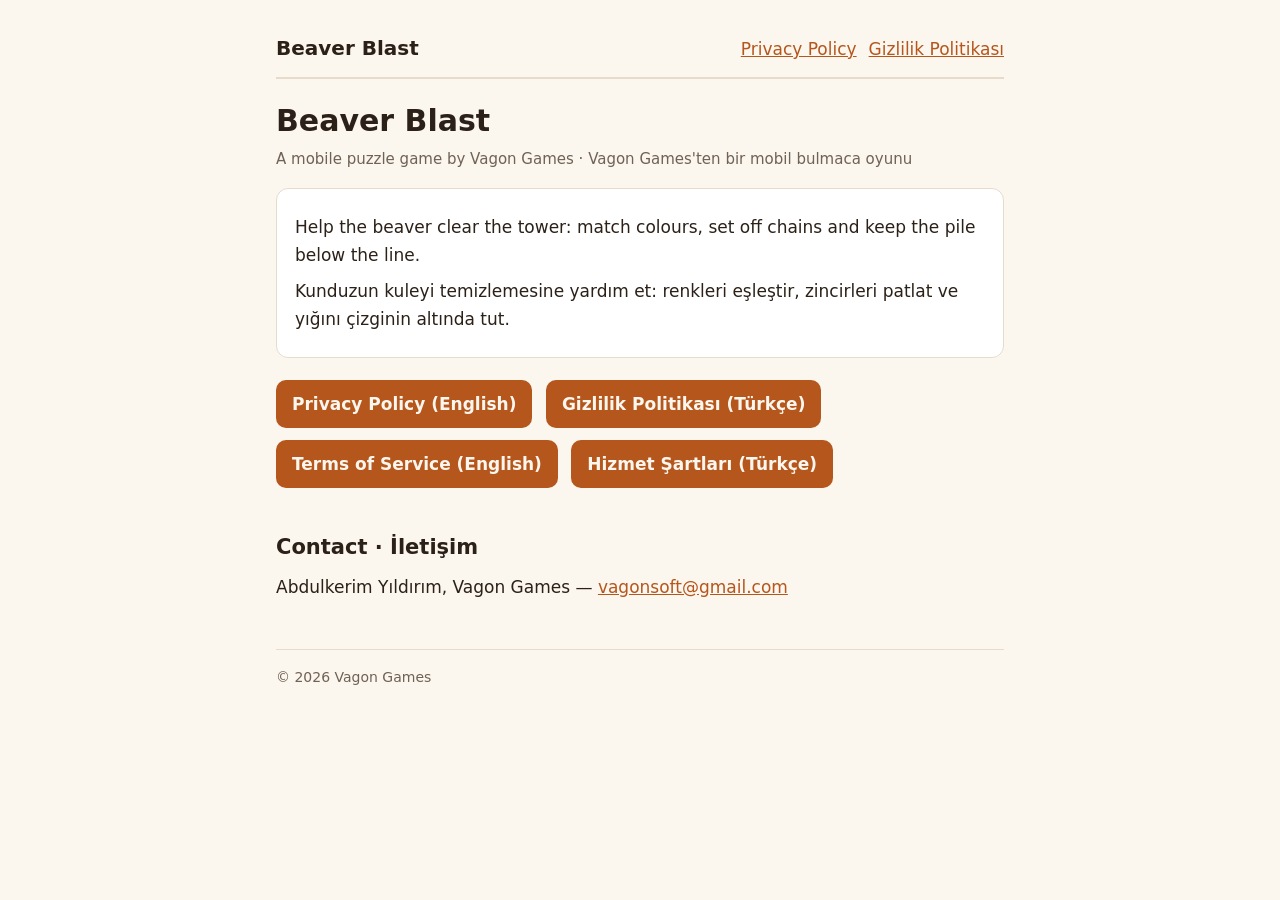
<file: index.html>
<!doctype html>
<html lang="en">
<head>
<meta charset="utf-8">
<meta name="viewport" content="width=device-width, initial-scale=1">
<title>Beaver Blast — Vagon Games</title>
<meta name="description" content="Beaver Blast is a mobile puzzle game by Vagon Games.">
<link rel="stylesheet" href="style.css">
</head>
<body>
<main>
  <header class="top">
    <a class="brand" href="./">Beaver Blast</a>
    <nav><a href="privacy/">Privacy Policy</a><a href="privacy/tr/">Gizlilik Politikası</a></nav>
  </header>

  <h1>Beaver Blast</h1>
  <p class="meta">A mobile puzzle game by Vagon Games · Vagon Games'ten bir mobil bulmaca oyunu</p>

  <div class="card">
    <p>Help the beaver clear the tower: match colours, set off chains and keep the pile below the line.</p>
    <p>Kunduzun kuleyi temizlemesine yardım et: renkleri eşleştir, zincirleri patlat ve yığını çizginin altında tut.</p>
  </div>

  <div class="buttons">
    <a href="privacy/">Privacy Policy (English)</a>
    <a href="privacy/tr/">Gizlilik Politikası (Türkçe)</a>
    <a href="terms/">Terms of Service (English)</a>
    <a href="terms/tr/">Hizmet Şartları (Türkçe)</a>
  </div>

  <h2>Contact · İletişim</h2>
  <p>Abdulkerim Yıldırım, Vagon Games — <a href="mailto:vagonsoft@gmail.com">vagonsoft@gmail.com</a></p>

  <footer>© 2026 Vagon Games</footer>
</main>
</body>
</html>
</file>
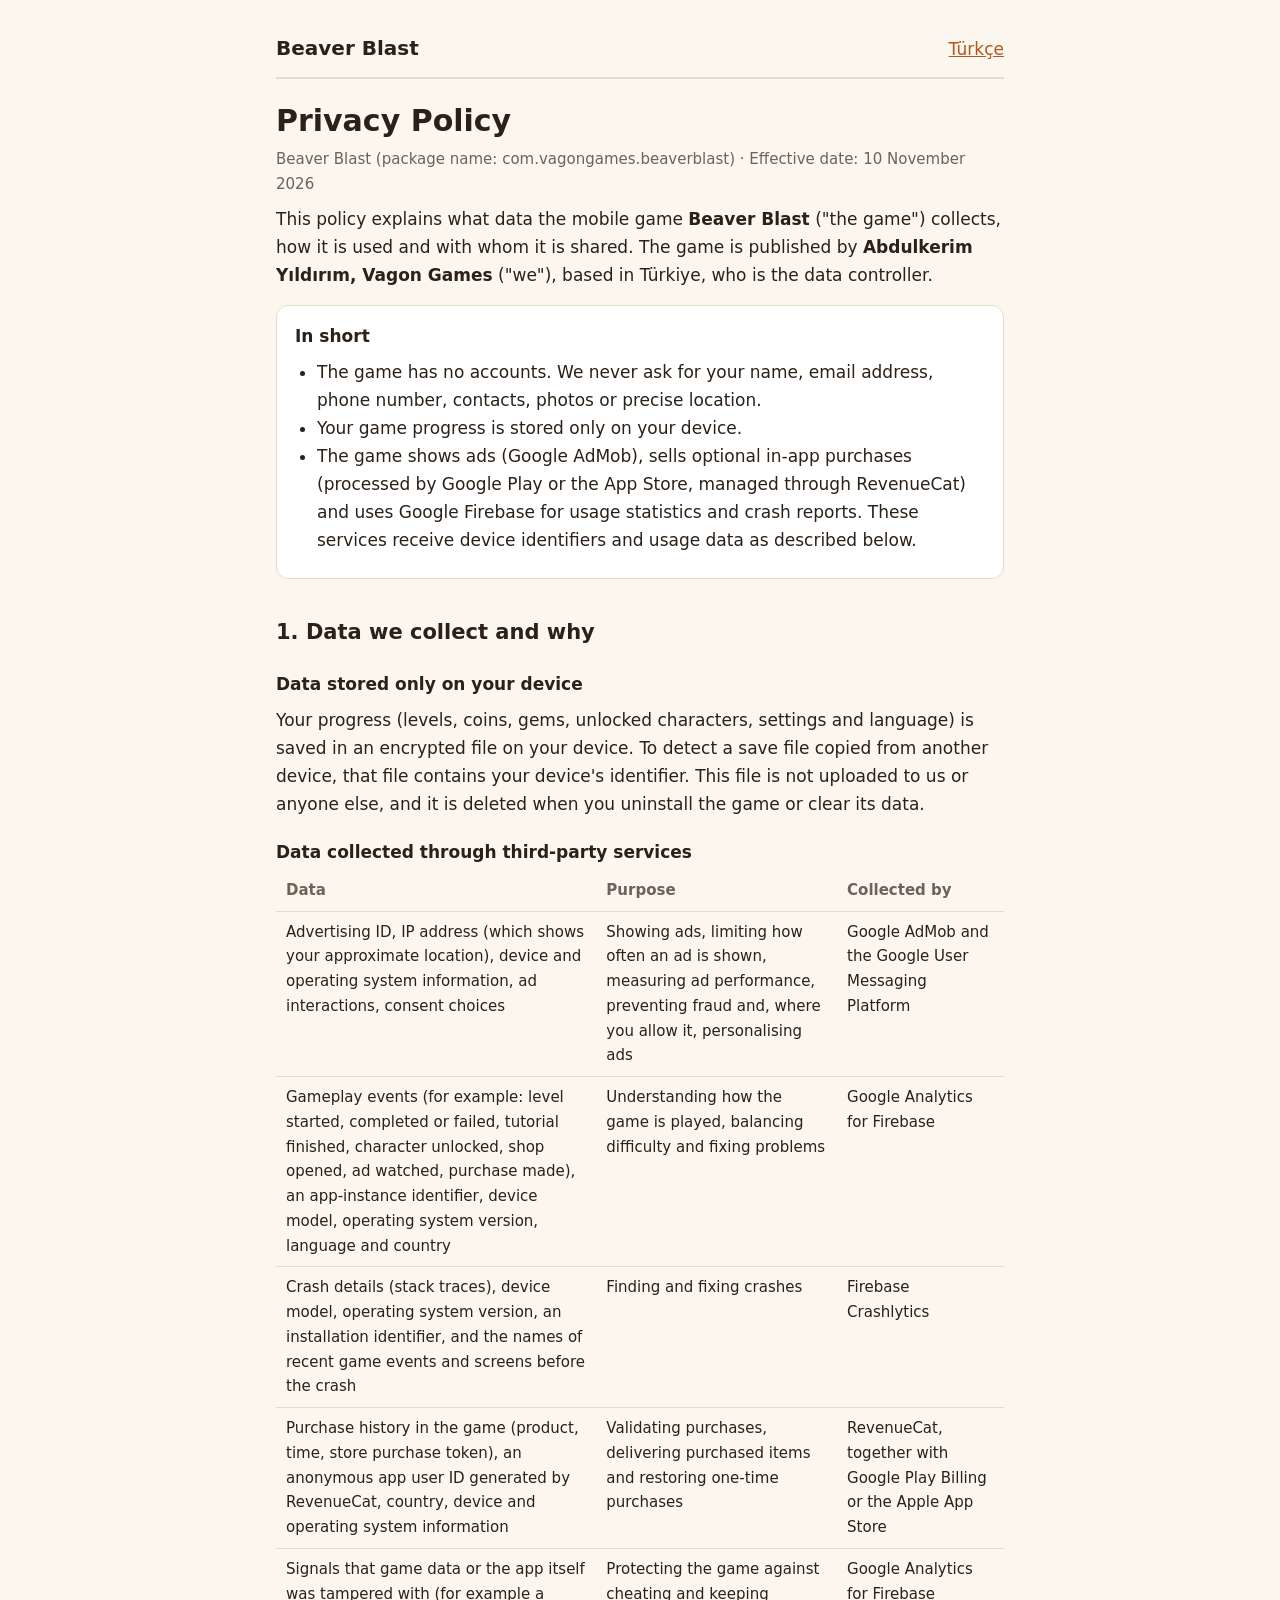
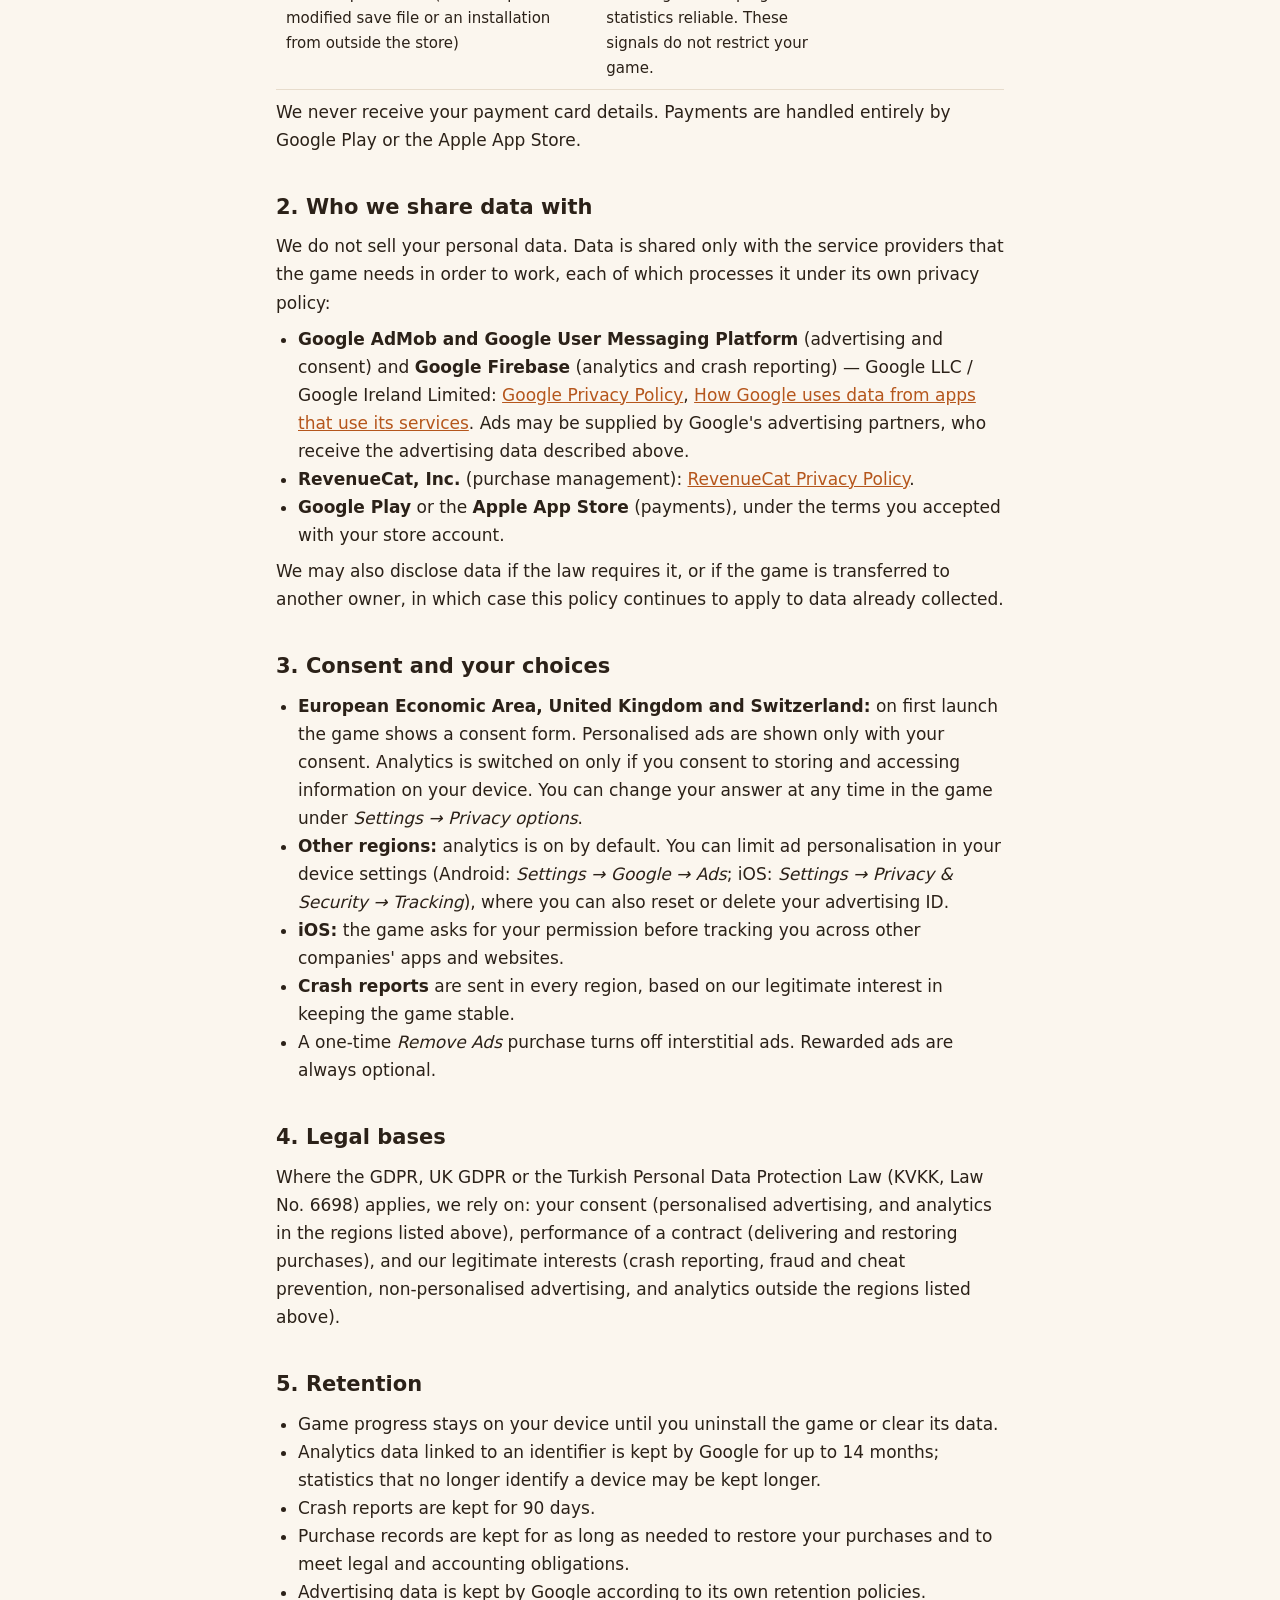
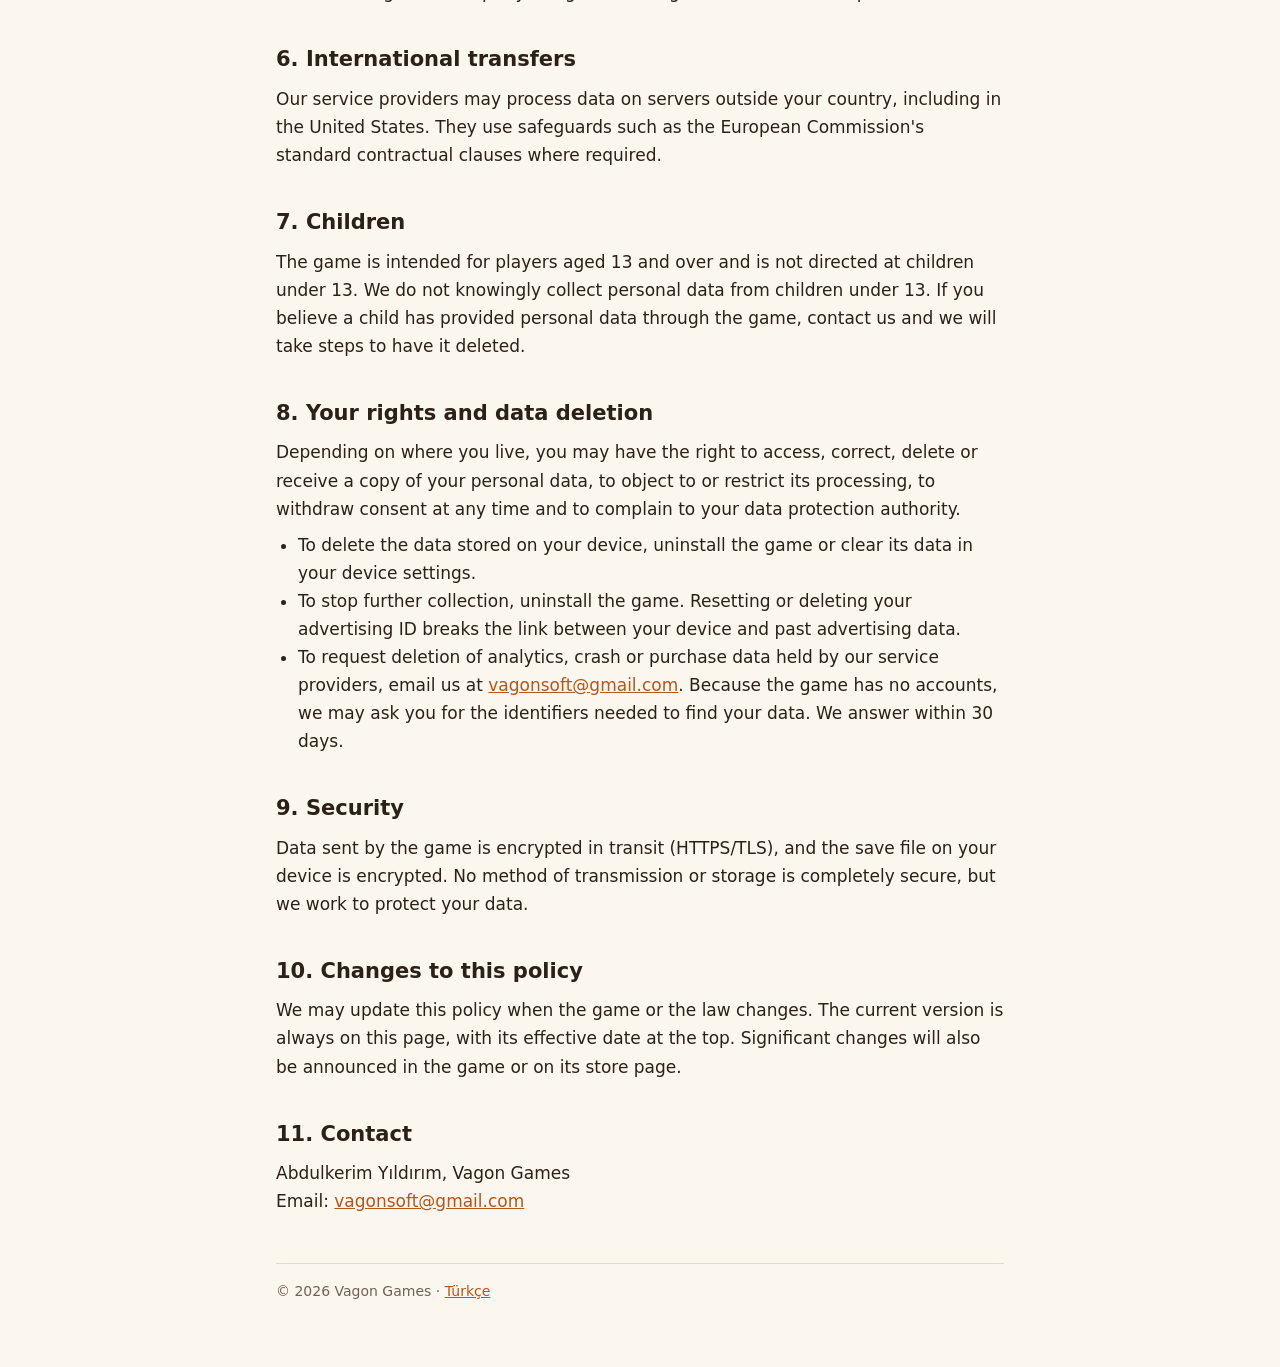
<file: privacy/index.html>
<!doctype html>
<html lang="en">
<head>
<meta charset="utf-8">
<meta name="viewport" content="width=device-width, initial-scale=1">
<title>Privacy Policy — Beaver Blast</title>
<meta name="description" content="Privacy Policy for the mobile game Beaver Blast by Vagon Games.">
<link rel="stylesheet" href="../style.css">
</head>
<body>
<main>
  <header class="top">
    <a class="brand" href="../">Beaver Blast</a>
    <nav><a href="tr/">Türkçe</a></nav>
  </header>

  <h1>Privacy Policy</h1>
  <p class="meta">Beaver Blast (package name: com.vagongames.beaverblast) · Effective date: 10 November 2026</p>

  <p>This policy explains what data the mobile game <strong>Beaver Blast</strong> ("the game") collects, how it is used and with whom it is shared. The game is published by <strong>Abdulkerim Yıldırım, Vagon Games</strong> ("we"), based in Türkiye, who is the data controller.</p>

  <div class="card">
    <strong>In short</strong>
    <ul>
      <li>The game has no accounts. We never ask for your name, email address, phone number, contacts, photos or precise location.</li>
      <li>Your game progress is stored only on your device.</li>
      <li>The game shows ads (Google AdMob), sells optional in-app purchases (processed by Google Play or the App Store, managed through RevenueCat) and uses Google Firebase for usage statistics and crash reports. These services receive device identifiers and usage data as described below.</li>
    </ul>
  </div>

  <h2>1. Data we collect and why</h2>

  <h3>Data stored only on your device</h3>
  <p>Your progress (levels, coins, gems, unlocked characters, settings and language) is saved in an encrypted file on your device. To detect a save file copied from another device, that file contains your device's identifier. This file is not uploaded to us or anyone else, and it is deleted when you uninstall the game or clear its data.</p>

  <h3>Data collected through third-party services</h3>
  <div class="table-wrap">
  <table>
    <thead>
      <tr><th>Data</th><th>Purpose</th><th>Collected by</th></tr>
    </thead>
    <tbody>
      <tr>
        <td>Advertising ID, IP address (which shows your approximate location), device and operating system information, ad interactions, consent choices</td>
        <td>Showing ads, limiting how often an ad is shown, measuring ad performance, preventing fraud and, where you allow it, personalising ads</td>
        <td>Google AdMob and the Google User Messaging Platform</td>
      </tr>
      <tr>
        <td>Gameplay events (for example: level started, completed or failed, tutorial finished, character unlocked, shop opened, ad watched, purchase made), an app-instance identifier, device model, operating system version, language and country</td>
        <td>Understanding how the game is played, balancing difficulty and fixing problems</td>
        <td>Google Analytics for Firebase</td>
      </tr>
      <tr>
        <td>Crash details (stack traces), device model, operating system version, an installation identifier, and the names of recent game events and screens before the crash</td>
        <td>Finding and fixing crashes</td>
        <td>Firebase Crashlytics</td>
      </tr>
      <tr>
        <td>Purchase history in the game (product, time, store purchase token), an anonymous app user ID generated by RevenueCat, country, device and operating system information</td>
        <td>Validating purchases, delivering purchased items and restoring one-time purchases</td>
        <td>RevenueCat, together with Google Play Billing or the Apple App Store</td>
      </tr>
      <tr>
        <td>Signals that game data or the app itself was tampered with (for example a modified save file or an installation from outside the store)</td>
        <td>Protecting the game against cheating and keeping statistics reliable. These signals do not restrict your game.</td>
        <td>Google Analytics for Firebase</td>
      </tr>
    </tbody>
  </table>
  </div>
  <p>We never receive your payment card details. Payments are handled entirely by Google Play or the Apple App Store.</p>

  <h2>2. Who we share data with</h2>
  <p>We do not sell your personal data. Data is shared only with the service providers that the game needs in order to work, each of which processes it under its own privacy policy:</p>
  <ul>
    <li><strong>Google AdMob and Google User Messaging Platform</strong> (advertising and consent) and <strong>Google Firebase</strong> (analytics and crash reporting) — Google LLC / Google Ireland Limited: <a href="https://policies.google.com/privacy">Google Privacy Policy</a>, <a href="https://policies.google.com/technologies/partner-sites">How Google uses data from apps that use its services</a>. Ads may be supplied by Google's advertising partners, who receive the advertising data described above.</li>
    <li><strong>RevenueCat, Inc.</strong> (purchase management): <a href="https://www.revenuecat.com/privacy">RevenueCat Privacy Policy</a>.</li>
    <li><strong>Google Play</strong> or the <strong>Apple App Store</strong> (payments), under the terms you accepted with your store account.</li>
  </ul>
  <p>We may also disclose data if the law requires it, or if the game is transferred to another owner, in which case this policy continues to apply to data already collected.</p>

  <h2>3. Consent and your choices</h2>
  <ul>
    <li><strong>European Economic Area, United Kingdom and Switzerland:</strong> on first launch the game shows a consent form. Personalised ads are shown only with your consent. Analytics is switched on only if you consent to storing and accessing information on your device. You can change your answer at any time in the game under <em>Settings → Privacy options</em>.</li>
    <li><strong>Other regions:</strong> analytics is on by default. You can limit ad personalisation in your device settings (Android: <em>Settings → Google → Ads</em>; iOS: <em>Settings → Privacy &amp; Security → Tracking</em>), where you can also reset or delete your advertising ID.</li>
    <li><strong>iOS:</strong> the game asks for your permission before tracking you across other companies' apps and websites.</li>
    <li><strong>Crash reports</strong> are sent in every region, based on our legitimate interest in keeping the game stable.</li>
    <li>A one-time <em>Remove Ads</em> purchase turns off interstitial ads. Rewarded ads are always optional.</li>
  </ul>

  <h2>4. Legal bases</h2>
  <p>Where the GDPR, UK GDPR or the Turkish Personal Data Protection Law (KVKK, Law No. 6698) applies, we rely on: your consent (personalised advertising, and analytics in the regions listed above), performance of a contract (delivering and restoring purchases), and our legitimate interests (crash reporting, fraud and cheat prevention, non-personalised advertising, and analytics outside the regions listed above).</p>

  <h2>5. Retention</h2>
  <ul>
    <li>Game progress stays on your device until you uninstall the game or clear its data.</li>
    <li>Analytics data linked to an identifier is kept by Google for up to 14 months; statistics that no longer identify a device may be kept longer.</li>
    <li>Crash reports are kept for 90 days.</li>
    <li>Purchase records are kept for as long as needed to restore your purchases and to meet legal and accounting obligations.</li>
    <li>Advertising data is kept by Google according to its own retention policies.</li>
  </ul>

  <h2>6. International transfers</h2>
  <p>Our service providers may process data on servers outside your country, including in the United States. They use safeguards such as the European Commission's standard contractual clauses where required.</p>

  <h2>7. Children</h2>
  <p>The game is intended for players aged 13 and over and is not directed at children under 13. We do not knowingly collect personal data from children under 13. If you believe a child has provided personal data through the game, contact us and we will take steps to have it deleted.</p>

  <h2>8. Your rights and data deletion</h2>
  <p>Depending on where you live, you may have the right to access, correct, delete or receive a copy of your personal data, to object to or restrict its processing, to withdraw consent at any time and to complain to your data protection authority.</p>
  <ul>
    <li>To delete the data stored on your device, uninstall the game or clear its data in your device settings.</li>
    <li>To stop further collection, uninstall the game. Resetting or deleting your advertising ID breaks the link between your device and past advertising data.</li>
    <li>To request deletion of analytics, crash or purchase data held by our service providers, email us at <a href="mailto:vagonsoft@gmail.com">vagonsoft@gmail.com</a>. Because the game has no accounts, we may ask you for the identifiers needed to find your data. We answer within 30 days.</li>
  </ul>

  <h2>9. Security</h2>
  <p>Data sent by the game is encrypted in transit (HTTPS/TLS), and the save file on your device is encrypted. No method of transmission or storage is completely secure, but we work to protect your data.</p>

  <h2>10. Changes to this policy</h2>
  <p>We may update this policy when the game or the law changes. The current version is always on this page, with its effective date at the top. Significant changes will also be announced in the game or on its store page.</p>

  <h2>11. Contact</h2>
  <p>Abdulkerim Yıldırım, Vagon Games<br>
  Email: <a href="mailto:vagonsoft@gmail.com">vagonsoft@gmail.com</a></p>

  <footer>© 2026 Vagon Games · <a href="tr/">Türkçe</a></footer>
</main>
</body>
</html>
</file>
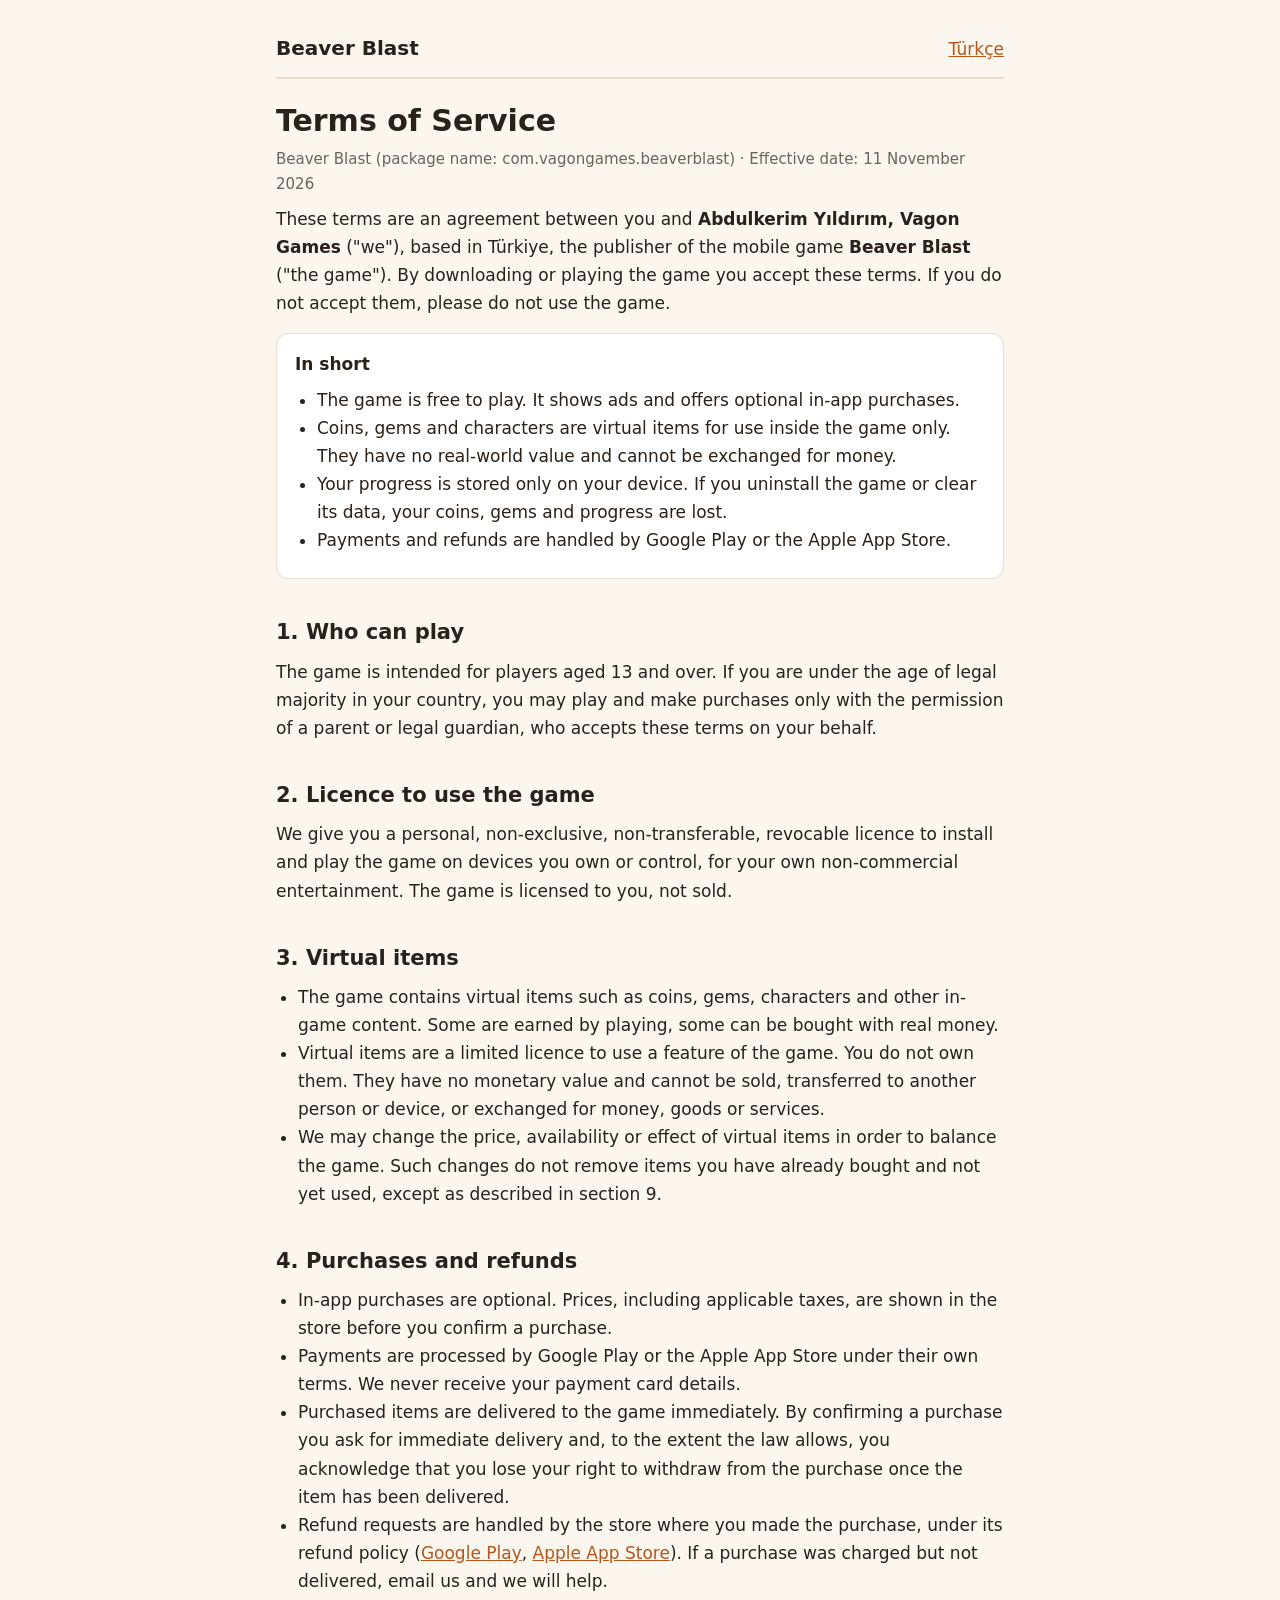
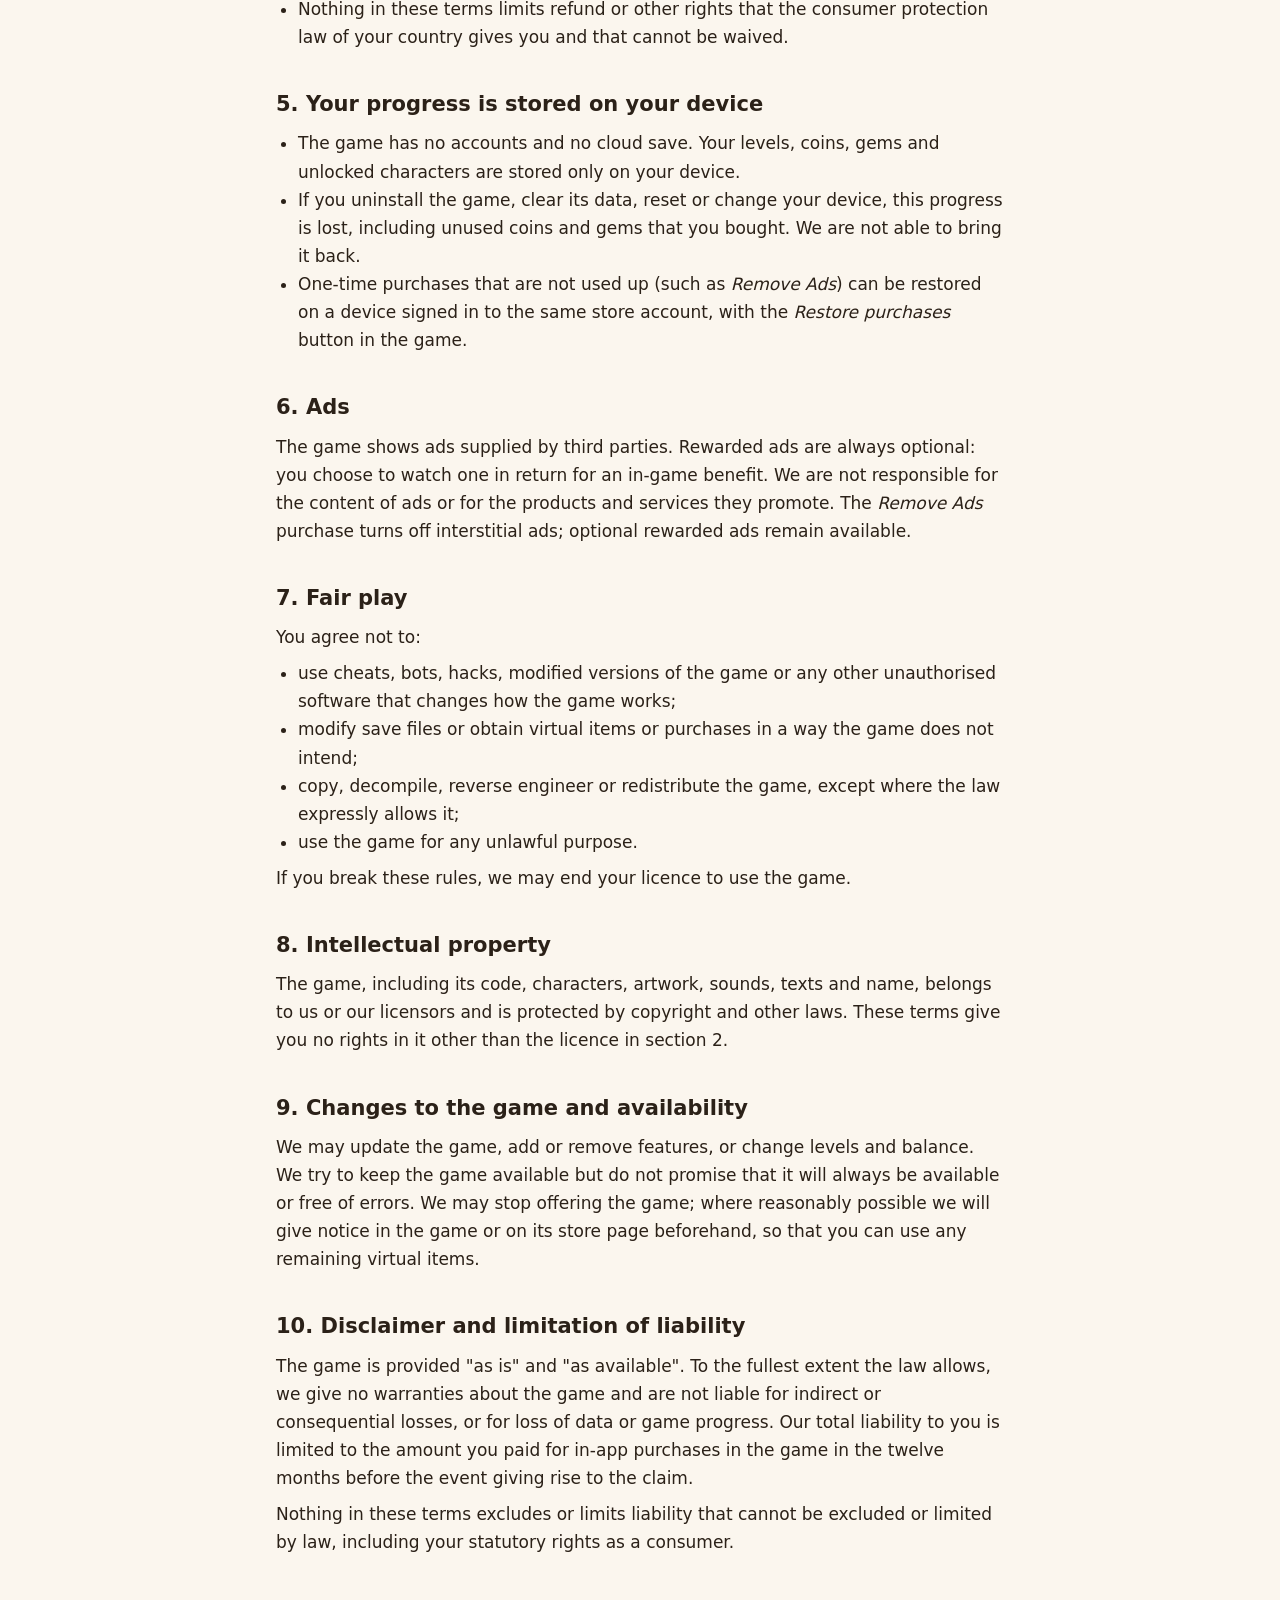
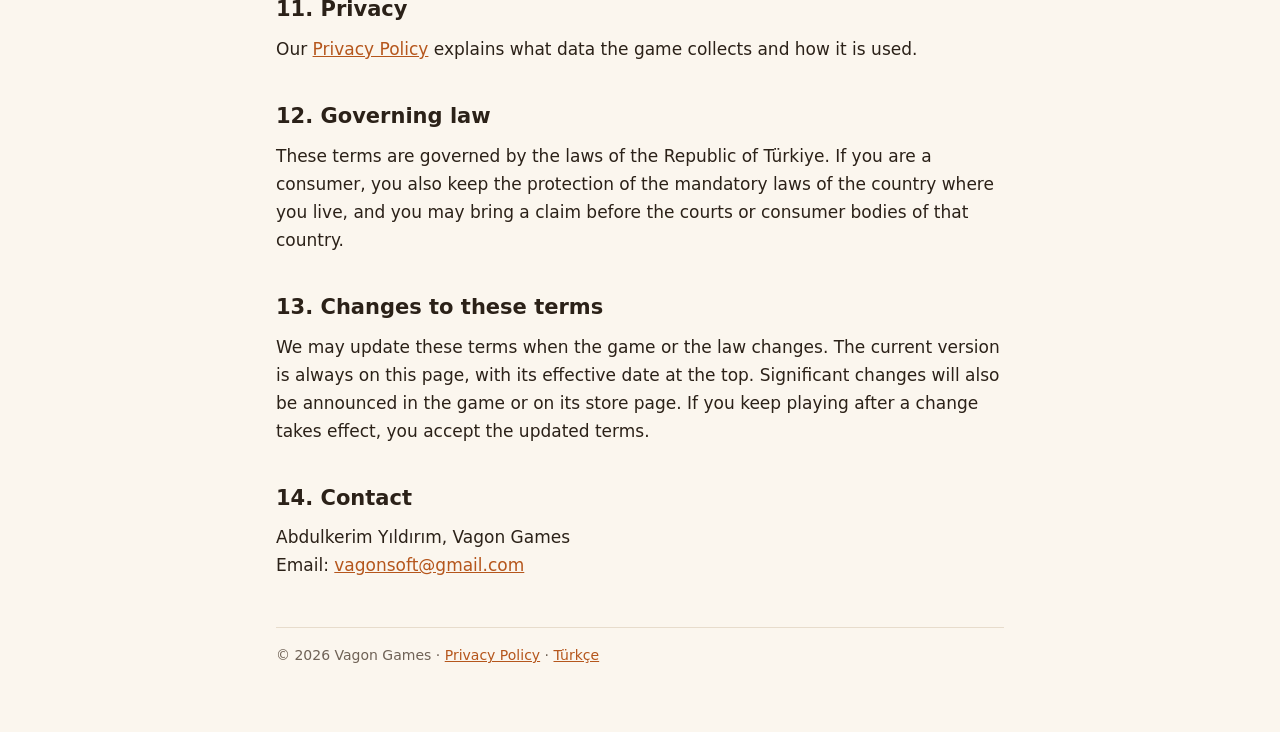
<file: terms/index.html>
<!doctype html>
<html lang="en">
<head>
<meta charset="utf-8">
<meta name="viewport" content="width=device-width, initial-scale=1">
<title>Terms of Service — Beaver Blast</title>
<meta name="description" content="Terms of Service for the mobile game Beaver Blast by Vagon Games.">
<link rel="stylesheet" href="../style.css">
</head>
<body>
<main>
  <header class="top">
    <a class="brand" href="../">Beaver Blast</a>
    <nav><a href="tr/">Türkçe</a></nav>
  </header>

  <h1>Terms of Service</h1>
  <p class="meta">Beaver Blast (package name: com.vagongames.beaverblast) · Effective date: 11 November 2026</p>

  <p>These terms are an agreement between you and <strong>Abdulkerim Yıldırım, Vagon Games</strong> ("we"), based in Türkiye, the publisher of the mobile game <strong>Beaver Blast</strong> ("the game"). By downloading or playing the game you accept these terms. If you do not accept them, please do not use the game.</p>

  <div class="card">
    <strong>In short</strong>
    <ul>
      <li>The game is free to play. It shows ads and offers optional in-app purchases.</li>
      <li>Coins, gems and characters are virtual items for use inside the game only. They have no real-world value and cannot be exchanged for money.</li>
      <li>Your progress is stored only on your device. If you uninstall the game or clear its data, your coins, gems and progress are lost.</li>
      <li>Payments and refunds are handled by Google Play or the Apple App Store.</li>
    </ul>
  </div>

  <h2>1. Who can play</h2>
  <p>The game is intended for players aged 13 and over. If you are under the age of legal majority in your country, you may play and make purchases only with the permission of a parent or legal guardian, who accepts these terms on your behalf.</p>

  <h2>2. Licence to use the game</h2>
  <p>We give you a personal, non-exclusive, non-transferable, revocable licence to install and play the game on devices you own or control, for your own non-commercial entertainment. The game is licensed to you, not sold.</p>

  <h2>3. Virtual items</h2>
  <ul>
    <li>The game contains virtual items such as coins, gems, characters and other in-game content. Some are earned by playing, some can be bought with real money.</li>
    <li>Virtual items are a limited licence to use a feature of the game. You do not own them. They have no monetary value and cannot be sold, transferred to another person or device, or exchanged for money, goods or services.</li>
    <li>We may change the price, availability or effect of virtual items in order to balance the game. Such changes do not remove items you have already bought and not yet used, except as described in section 9.</li>
  </ul>

  <h2>4. Purchases and refunds</h2>
  <ul>
    <li>In-app purchases are optional. Prices, including applicable taxes, are shown in the store before you confirm a purchase.</li>
    <li>Payments are processed by Google Play or the Apple App Store under their own terms. We never receive your payment card details.</li>
    <li>Purchased items are delivered to the game immediately. By confirming a purchase you ask for immediate delivery and, to the extent the law allows, you acknowledge that you lose your right to withdraw from the purchase once the item has been delivered.</li>
    <li>Refund requests are handled by the store where you made the purchase, under its refund policy (<a href="https://support.google.com/googleplay/answer/2479637">Google Play</a>, <a href="https://support.apple.com/en-us/118223">Apple App Store</a>). If a purchase was charged but not delivered, email us and we will help.</li>
    <li>Nothing in these terms limits refund or other rights that the consumer protection law of your country gives you and that cannot be waived.</li>
  </ul>

  <h2>5. Your progress is stored on your device</h2>
  <ul>
    <li>The game has no accounts and no cloud save. Your levels, coins, gems and unlocked characters are stored only on your device.</li>
    <li>If you uninstall the game, clear its data, reset or change your device, this progress is lost, including unused coins and gems that you bought. We are not able to bring it back.</li>
    <li>One-time purchases that are not used up (such as <em>Remove Ads</em>) can be restored on a device signed in to the same store account, with the <em>Restore purchases</em> button in the game.</li>
  </ul>

  <h2>6. Ads</h2>
  <p>The game shows ads supplied by third parties. Rewarded ads are always optional: you choose to watch one in return for an in-game benefit. We are not responsible for the content of ads or for the products and services they promote. The <em>Remove Ads</em> purchase turns off interstitial ads; optional rewarded ads remain available.</p>

  <h2>7. Fair play</h2>
  <p>You agree not to:</p>
  <ul>
    <li>use cheats, bots, hacks, modified versions of the game or any other unauthorised software that changes how the game works;</li>
    <li>modify save files or obtain virtual items or purchases in a way the game does not intend;</li>
    <li>copy, decompile, reverse engineer or redistribute the game, except where the law expressly allows it;</li>
    <li>use the game for any unlawful purpose.</li>
  </ul>
  <p>If you break these rules, we may end your licence to use the game.</p>

  <h2>8. Intellectual property</h2>
  <p>The game, including its code, characters, artwork, sounds, texts and name, belongs to us or our licensors and is protected by copyright and other laws. These terms give you no rights in it other than the licence in section 2.</p>

  <h2>9. Changes to the game and availability</h2>
  <p>We may update the game, add or remove features, or change levels and balance. We try to keep the game available but do not promise that it will always be available or free of errors. We may stop offering the game; where reasonably possible we will give notice in the game or on its store page beforehand, so that you can use any remaining virtual items.</p>

  <h2>10. Disclaimer and limitation of liability</h2>
  <p>The game is provided "as is" and "as available". To the fullest extent the law allows, we give no warranties about the game and are not liable for indirect or consequential losses, or for loss of data or game progress. Our total liability to you is limited to the amount you paid for in-app purchases in the game in the twelve months before the event giving rise to the claim.</p>
  <p>Nothing in these terms excludes or limits liability that cannot be excluded or limited by law, including your statutory rights as a consumer.</p>

  <h2>11. Privacy</h2>
  <p>Our <a href="../privacy/">Privacy Policy</a> explains what data the game collects and how it is used.</p>

  <h2>12. Governing law</h2>
  <p>These terms are governed by the laws of the Republic of Türkiye. If you are a consumer, you also keep the protection of the mandatory laws of the country where you live, and you may bring a claim before the courts or consumer bodies of that country.</p>

  <h2>13. Changes to these terms</h2>
  <p>We may update these terms when the game or the law changes. The current version is always on this page, with its effective date at the top. Significant changes will also be announced in the game or on its store page. If you keep playing after a change takes effect, you accept the updated terms.</p>

  <h2>14. Contact</h2>
  <p>Abdulkerim Yıldırım, Vagon Games<br>
  Email: <a href="mailto:vagonsoft@gmail.com">vagonsoft@gmail.com</a></p>

  <footer>© 2026 Vagon Games · <a href="../privacy/">Privacy Policy</a> · <a href="tr/">Türkçe</a></footer>
</main>
</body>
</html>
</file>
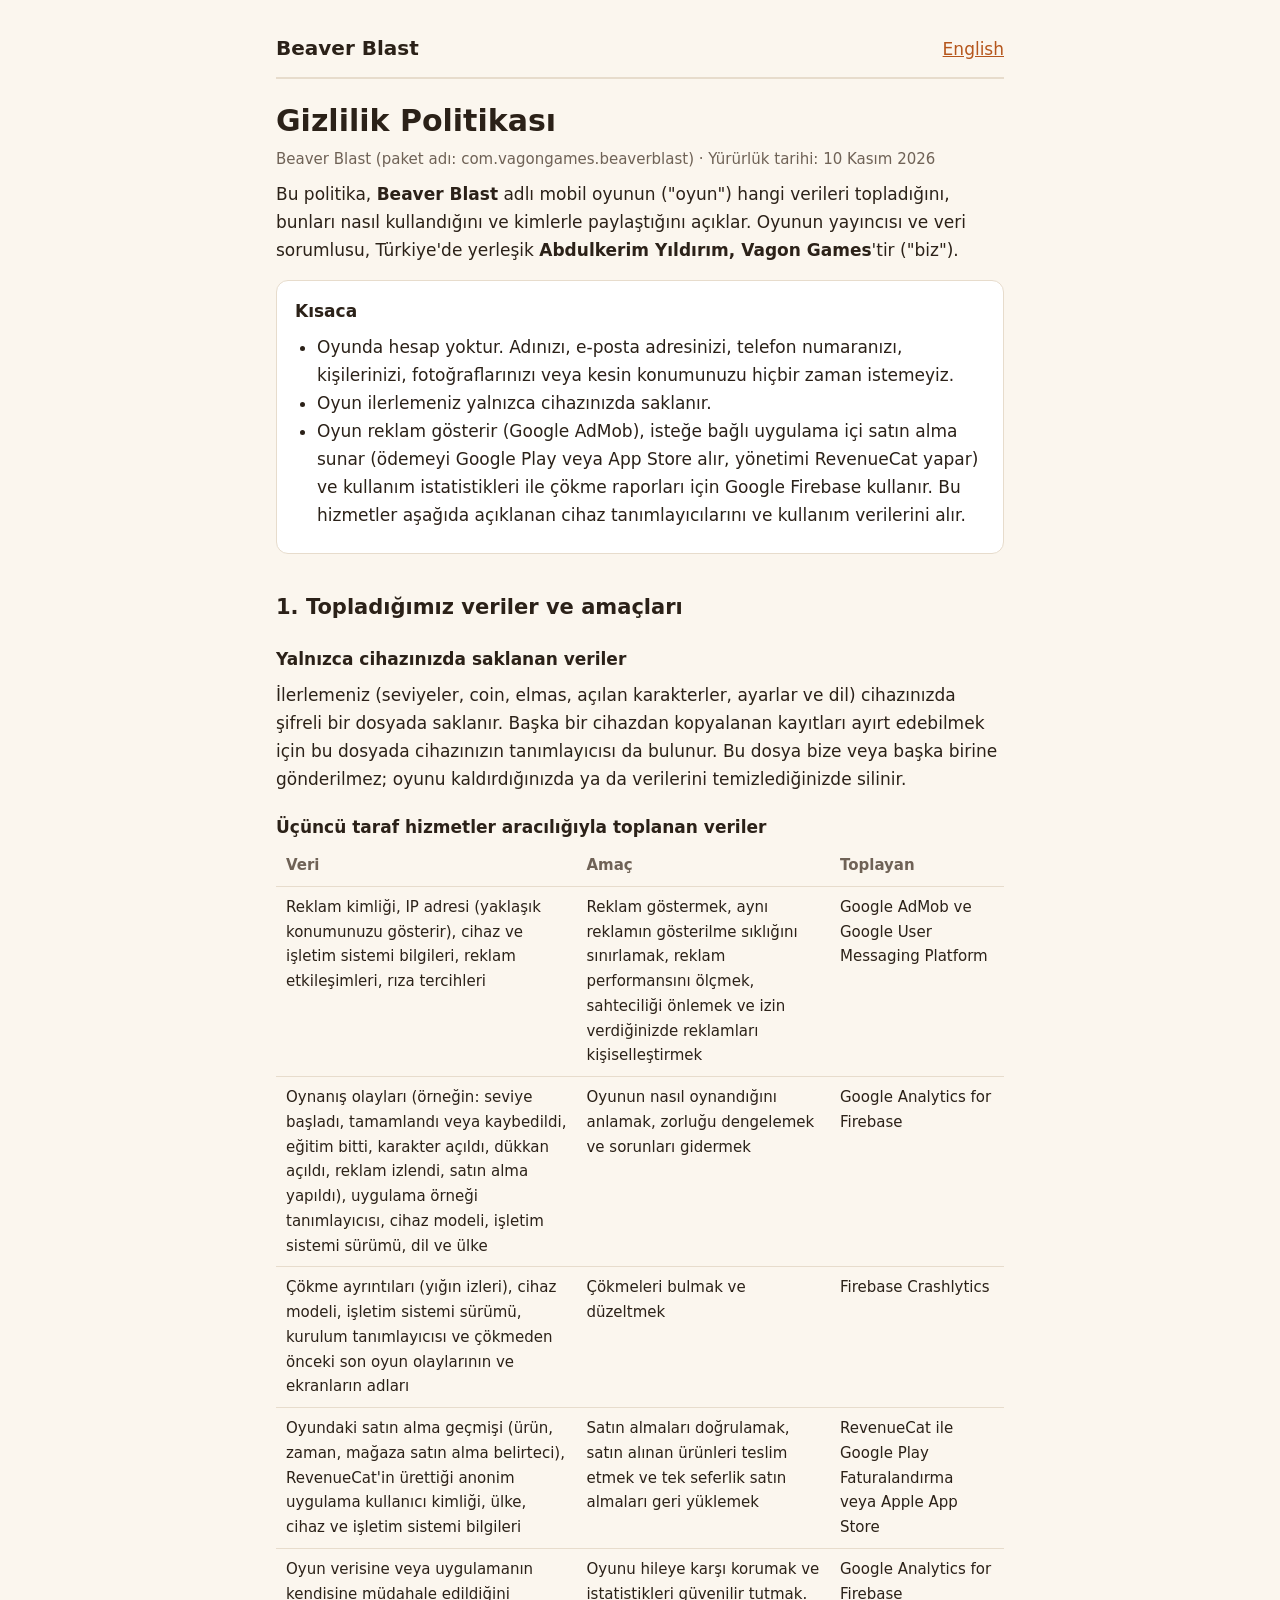
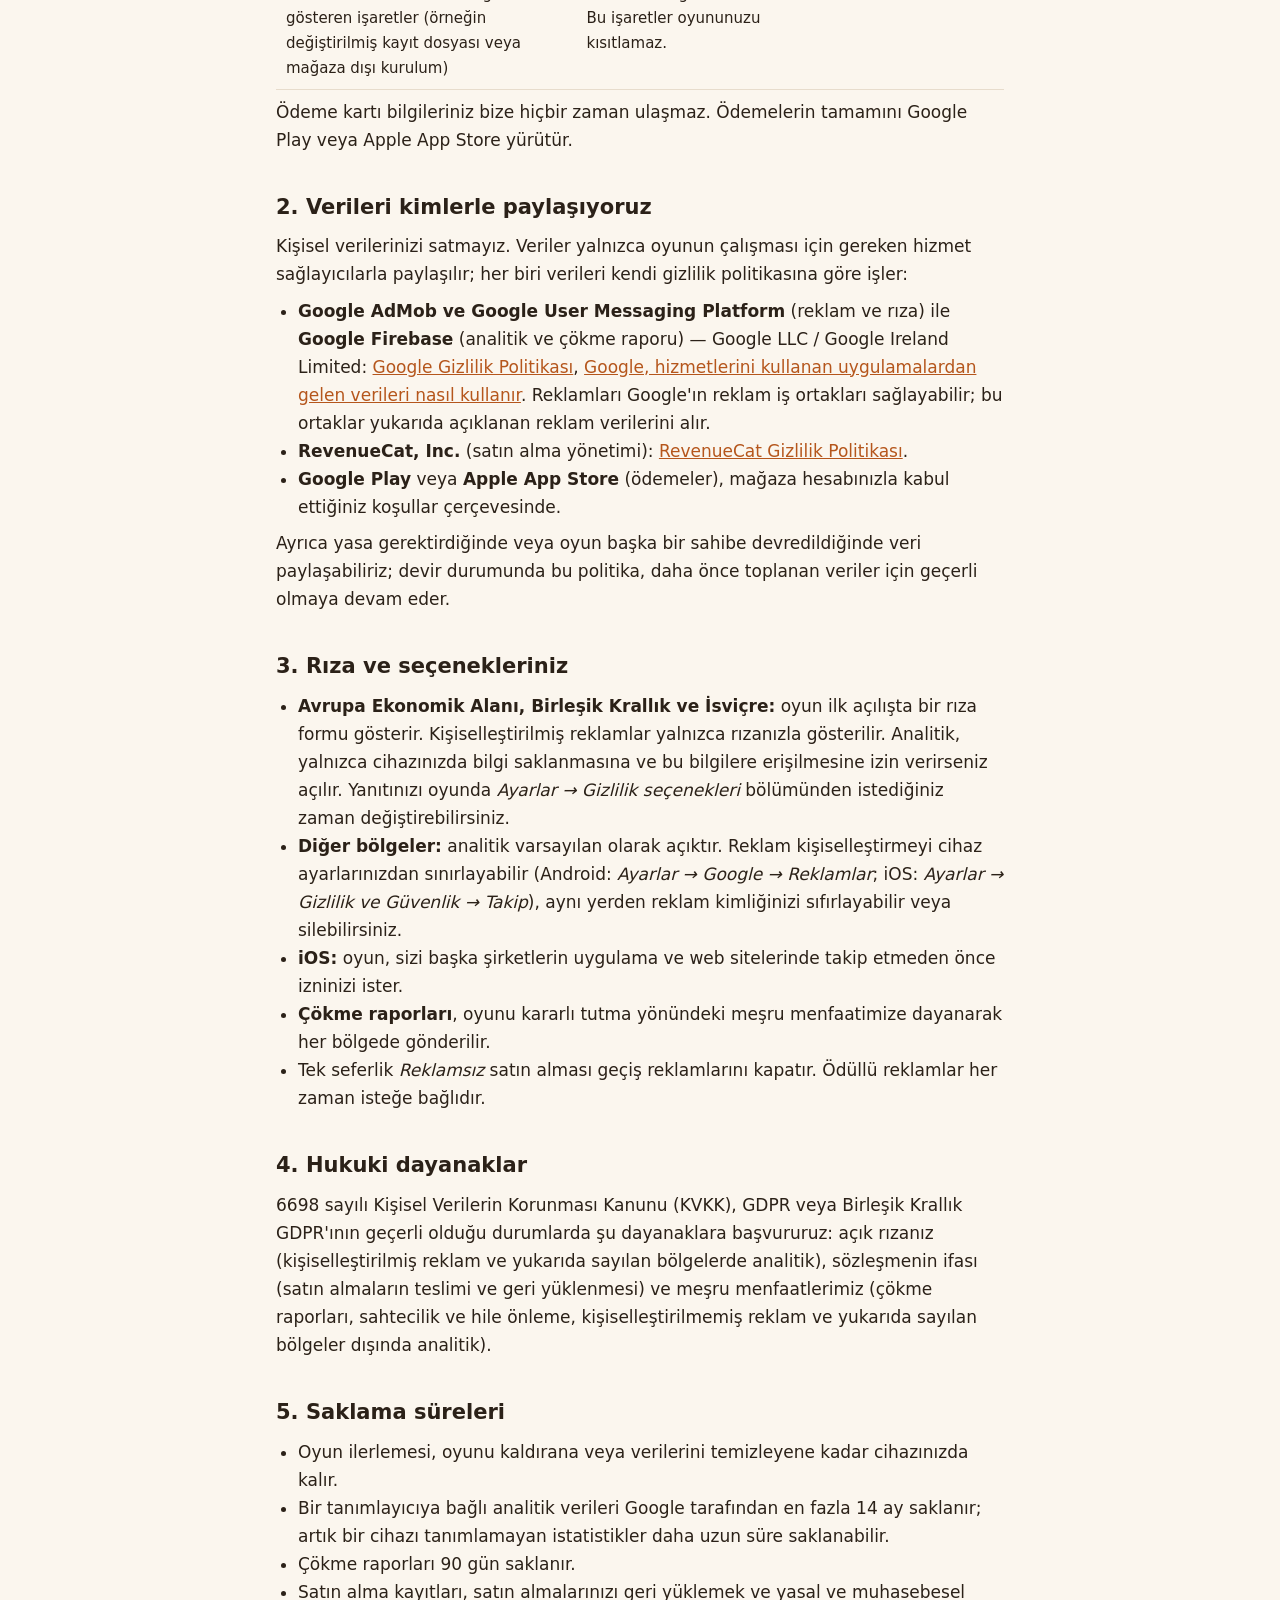
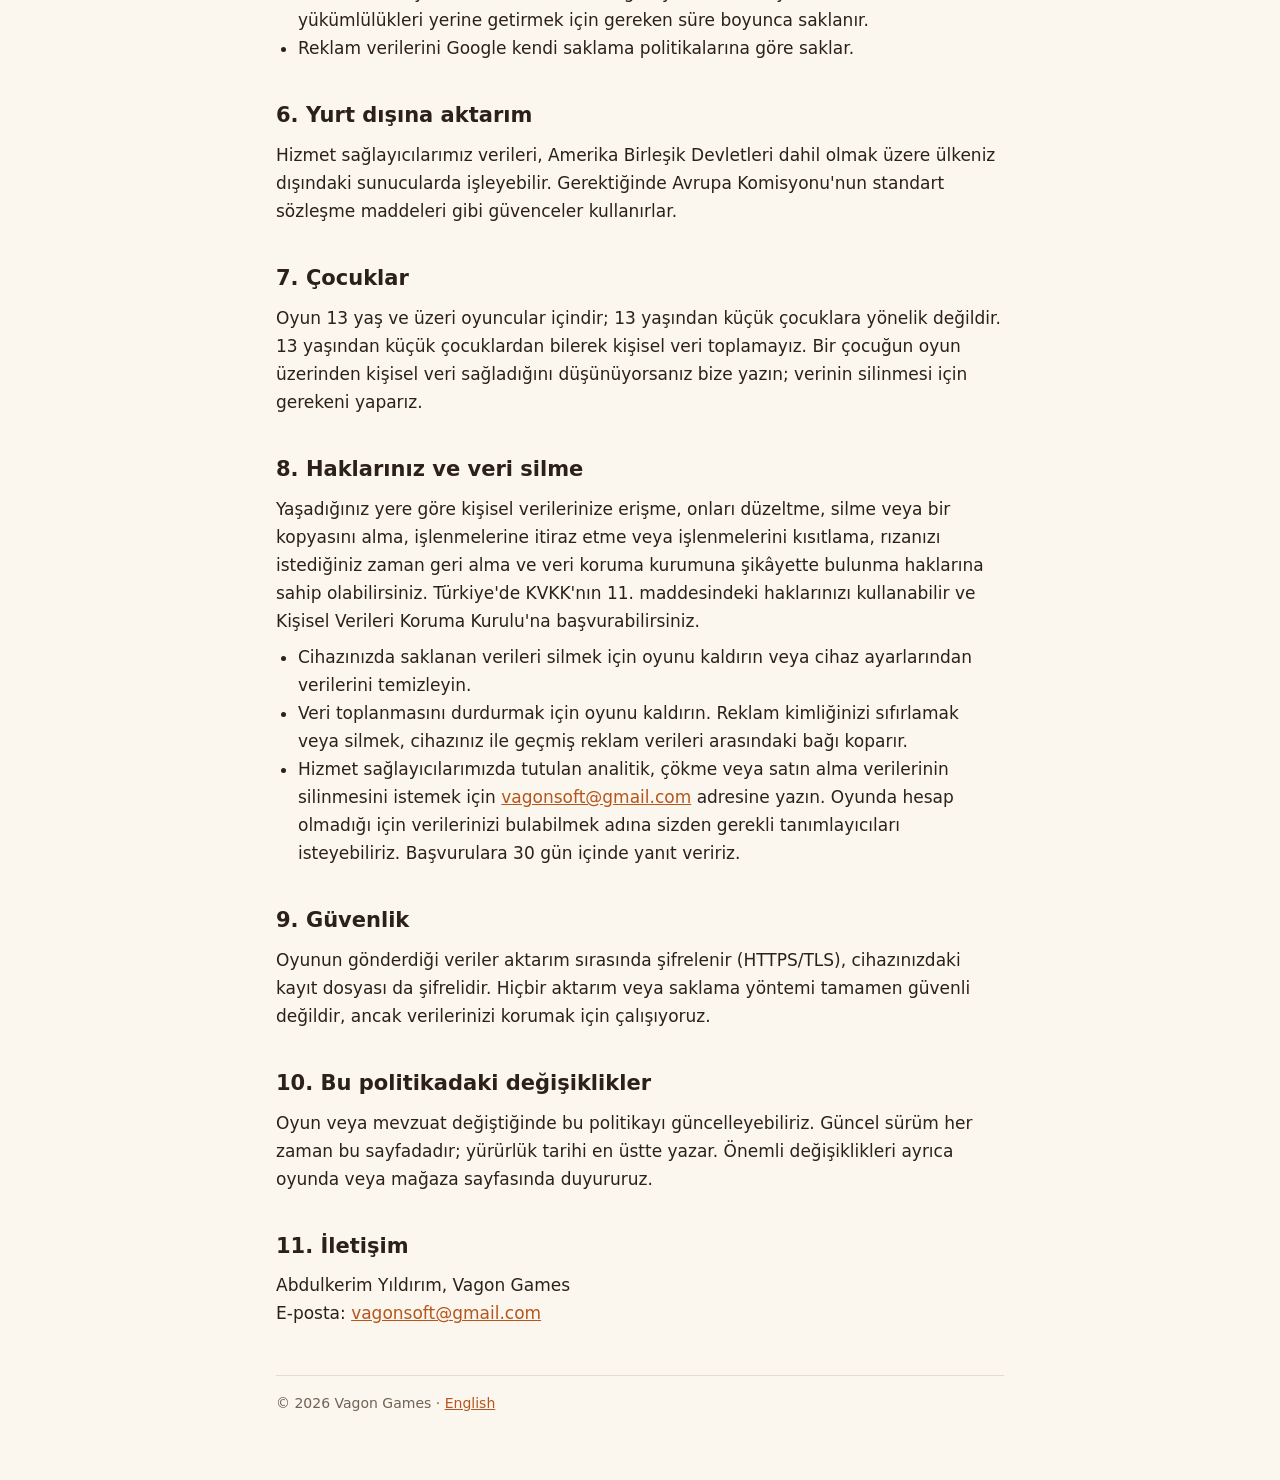
<file: privacy/tr/index.html>
<!doctype html>
<html lang="tr">
<head>
<meta charset="utf-8">
<meta name="viewport" content="width=device-width, initial-scale=1">
<title>Gizlilik Politikası — Beaver Blast</title>
<meta name="description" content="Vagon Games'in mobil oyunu Beaver Blast için gizlilik politikası.">
<link rel="stylesheet" href="../../style.css">
</head>
<body>
<main>
  <header class="top">
    <a class="brand" href="../../">Beaver Blast</a>
    <nav><a href="../">English</a></nav>
  </header>

  <h1>Gizlilik Politikası</h1>
  <p class="meta">Beaver Blast (paket adı: com.vagongames.beaverblast) · Yürürlük tarihi: 10 Kasım 2026</p>

  <p>Bu politika, <strong>Beaver Blast</strong> adlı mobil oyunun ("oyun") hangi verileri topladığını, bunları nasıl kullandığını ve kimlerle paylaştığını açıklar. Oyunun yayıncısı ve veri sorumlusu, Türkiye'de yerleşik <strong>Abdulkerim Yıldırım, Vagon Games</strong>'tir ("biz").</p>

  <div class="card">
    <strong>Kısaca</strong>
    <ul>
      <li>Oyunda hesap yoktur. Adınızı, e-posta adresinizi, telefon numaranızı, kişilerinizi, fotoğraflarınızı veya kesin konumunuzu hiçbir zaman istemeyiz.</li>
      <li>Oyun ilerlemeniz yalnızca cihazınızda saklanır.</li>
      <li>Oyun reklam gösterir (Google AdMob), isteğe bağlı uygulama içi satın alma sunar (ödemeyi Google Play veya App Store alır, yönetimi RevenueCat yapar) ve kullanım istatistikleri ile çökme raporları için Google Firebase kullanır. Bu hizmetler aşağıda açıklanan cihaz tanımlayıcılarını ve kullanım verilerini alır.</li>
    </ul>
  </div>

  <h2>1. Topladığımız veriler ve amaçları</h2>

  <h3>Yalnızca cihazınızda saklanan veriler</h3>
  <p>İlerlemeniz (seviyeler, coin, elmas, açılan karakterler, ayarlar ve dil) cihazınızda şifreli bir dosyada saklanır. Başka bir cihazdan kopyalanan kayıtları ayırt edebilmek için bu dosyada cihazınızın tanımlayıcısı da bulunur. Bu dosya bize veya başka birine gönderilmez; oyunu kaldırdığınızda ya da verilerini temizlediğinizde silinir.</p>

  <h3>Üçüncü taraf hizmetler aracılığıyla toplanan veriler</h3>
  <div class="table-wrap">
  <table>
    <thead>
      <tr><th>Veri</th><th>Amaç</th><th>Toplayan</th></tr>
    </thead>
    <tbody>
      <tr>
        <td>Reklam kimliği, IP adresi (yaklaşık konumunuzu gösterir), cihaz ve işletim sistemi bilgileri, reklam etkileşimleri, rıza tercihleri</td>
        <td>Reklam göstermek, aynı reklamın gösterilme sıklığını sınırlamak, reklam performansını ölçmek, sahteciliği önlemek ve izin verdiğinizde reklamları kişiselleştirmek</td>
        <td>Google AdMob ve Google User Messaging Platform</td>
      </tr>
      <tr>
        <td>Oynanış olayları (örneğin: seviye başladı, tamamlandı veya kaybedildi, eğitim bitti, karakter açıldı, dükkan açıldı, reklam izlendi, satın alma yapıldı), uygulama örneği tanımlayıcısı, cihaz modeli, işletim sistemi sürümü, dil ve ülke</td>
        <td>Oyunun nasıl oynandığını anlamak, zorluğu dengelemek ve sorunları gidermek</td>
        <td>Google Analytics for Firebase</td>
      </tr>
      <tr>
        <td>Çökme ayrıntıları (yığın izleri), cihaz modeli, işletim sistemi sürümü, kurulum tanımlayıcısı ve çökmeden önceki son oyun olaylarının ve ekranların adları</td>
        <td>Çökmeleri bulmak ve düzeltmek</td>
        <td>Firebase Crashlytics</td>
      </tr>
      <tr>
        <td>Oyundaki satın alma geçmişi (ürün, zaman, mağaza satın alma belirteci), RevenueCat'in ürettiği anonim uygulama kullanıcı kimliği, ülke, cihaz ve işletim sistemi bilgileri</td>
        <td>Satın almaları doğrulamak, satın alınan ürünleri teslim etmek ve tek seferlik satın almaları geri yüklemek</td>
        <td>RevenueCat ile Google Play Faturalandırma veya Apple App Store</td>
      </tr>
      <tr>
        <td>Oyun verisine veya uygulamanın kendisine müdahale edildiğini gösteren işaretler (örneğin değiştirilmiş kayıt dosyası veya mağaza dışı kurulum)</td>
        <td>Oyunu hileye karşı korumak ve istatistikleri güvenilir tutmak. Bu işaretler oyununuzu kısıtlamaz.</td>
        <td>Google Analytics for Firebase</td>
      </tr>
    </tbody>
  </table>
  </div>
  <p>Ödeme kartı bilgileriniz bize hiçbir zaman ulaşmaz. Ödemelerin tamamını Google Play veya Apple App Store yürütür.</p>

  <h2>2. Verileri kimlerle paylaşıyoruz</h2>
  <p>Kişisel verilerinizi satmayız. Veriler yalnızca oyunun çalışması için gereken hizmet sağlayıcılarla paylaşılır; her biri verileri kendi gizlilik politikasına göre işler:</p>
  <ul>
    <li><strong>Google AdMob ve Google User Messaging Platform</strong> (reklam ve rıza) ile <strong>Google Firebase</strong> (analitik ve çökme raporu) — Google LLC / Google Ireland Limited: <a href="https://policies.google.com/privacy?hl=tr">Google Gizlilik Politikası</a>, <a href="https://policies.google.com/technologies/partner-sites?hl=tr">Google, hizmetlerini kullanan uygulamalardan gelen verileri nasıl kullanır</a>. Reklamları Google'ın reklam iş ortakları sağlayabilir; bu ortaklar yukarıda açıklanan reklam verilerini alır.</li>
    <li><strong>RevenueCat, Inc.</strong> (satın alma yönetimi): <a href="https://www.revenuecat.com/privacy">RevenueCat Gizlilik Politikası</a>.</li>
    <li><strong>Google Play</strong> veya <strong>Apple App Store</strong> (ödemeler), mağaza hesabınızla kabul ettiğiniz koşullar çerçevesinde.</li>
  </ul>
  <p>Ayrıca yasa gerektirdiğinde veya oyun başka bir sahibe devredildiğinde veri paylaşabiliriz; devir durumunda bu politika, daha önce toplanan veriler için geçerli olmaya devam eder.</p>

  <h2>3. Rıza ve seçenekleriniz</h2>
  <ul>
    <li><strong>Avrupa Ekonomik Alanı, Birleşik Krallık ve İsviçre:</strong> oyun ilk açılışta bir rıza formu gösterir. Kişiselleştirilmiş reklamlar yalnızca rızanızla gösterilir. Analitik, yalnızca cihazınızda bilgi saklanmasına ve bu bilgilere erişilmesine izin verirseniz açılır. Yanıtınızı oyunda <em>Ayarlar → Gizlilik seçenekleri</em> bölümünden istediğiniz zaman değiştirebilirsiniz.</li>
    <li><strong>Diğer bölgeler:</strong> analitik varsayılan olarak açıktır. Reklam kişiselleştirmeyi cihaz ayarlarınızdan sınırlayabilir (Android: <em>Ayarlar → Google → Reklamlar</em>; iOS: <em>Ayarlar → Gizlilik ve Güvenlik → Takip</em>), aynı yerden reklam kimliğinizi sıfırlayabilir veya silebilirsiniz.</li>
    <li><strong>iOS:</strong> oyun, sizi başka şirketlerin uygulama ve web sitelerinde takip etmeden önce izninizi ister.</li>
    <li><strong>Çökme raporları</strong>, oyunu kararlı tutma yönündeki meşru menfaatimize dayanarak her bölgede gönderilir.</li>
    <li>Tek seferlik <em>Reklamsız</em> satın alması geçiş reklamlarını kapatır. Ödüllü reklamlar her zaman isteğe bağlıdır.</li>
  </ul>

  <h2>4. Hukuki dayanaklar</h2>
  <p>6698 sayılı Kişisel Verilerin Korunması Kanunu (KVKK), GDPR veya Birleşik Krallık GDPR'ının geçerli olduğu durumlarda şu dayanaklara başvururuz: açık rızanız (kişiselleştirilmiş reklam ve yukarıda sayılan bölgelerde analitik), sözleşmenin ifası (satın almaların teslimi ve geri yüklenmesi) ve meşru menfaatlerimiz (çökme raporları, sahtecilik ve hile önleme, kişiselleştirilmemiş reklam ve yukarıda sayılan bölgeler dışında analitik).</p>

  <h2>5. Saklama süreleri</h2>
  <ul>
    <li>Oyun ilerlemesi, oyunu kaldırana veya verilerini temizleyene kadar cihazınızda kalır.</li>
    <li>Bir tanımlayıcıya bağlı analitik verileri Google tarafından en fazla 14 ay saklanır; artık bir cihazı tanımlamayan istatistikler daha uzun süre saklanabilir.</li>
    <li>Çökme raporları 90 gün saklanır.</li>
    <li>Satın alma kayıtları, satın almalarınızı geri yüklemek ve yasal ve muhasebesel yükümlülükleri yerine getirmek için gereken süre boyunca saklanır.</li>
    <li>Reklam verilerini Google kendi saklama politikalarına göre saklar.</li>
  </ul>

  <h2>6. Yurt dışına aktarım</h2>
  <p>Hizmet sağlayıcılarımız verileri, Amerika Birleşik Devletleri dahil olmak üzere ülkeniz dışındaki sunucularda işleyebilir. Gerektiğinde Avrupa Komisyonu'nun standart sözleşme maddeleri gibi güvenceler kullanırlar.</p>

  <h2>7. Çocuklar</h2>
  <p>Oyun 13 yaş ve üzeri oyuncular içindir; 13 yaşından küçük çocuklara yönelik değildir. 13 yaşından küçük çocuklardan bilerek kişisel veri toplamayız. Bir çocuğun oyun üzerinden kişisel veri sağladığını düşünüyorsanız bize yazın; verinin silinmesi için gerekeni yaparız.</p>

  <h2>8. Haklarınız ve veri silme</h2>
  <p>Yaşadığınız yere göre kişisel verilerinize erişme, onları düzeltme, silme veya bir kopyasını alma, işlenmelerine itiraz etme veya işlenmelerini kısıtlama, rızanızı istediğiniz zaman geri alma ve veri koruma kurumuna şikâyette bulunma haklarına sahip olabilirsiniz. Türkiye'de KVKK'nın 11. maddesindeki haklarınızı kullanabilir ve Kişisel Verileri Koruma Kurulu'na başvurabilirsiniz.</p>
  <ul>
    <li>Cihazınızda saklanan verileri silmek için oyunu kaldırın veya cihaz ayarlarından verilerini temizleyin.</li>
    <li>Veri toplanmasını durdurmak için oyunu kaldırın. Reklam kimliğinizi sıfırlamak veya silmek, cihazınız ile geçmiş reklam verileri arasındaki bağı koparır.</li>
    <li>Hizmet sağlayıcılarımızda tutulan analitik, çökme veya satın alma verilerinin silinmesini istemek için <a href="mailto:vagonsoft@gmail.com">vagonsoft@gmail.com</a> adresine yazın. Oyunda hesap olmadığı için verilerinizi bulabilmek adına sizden gerekli tanımlayıcıları isteyebiliriz. Başvurulara 30 gün içinde yanıt veririz.</li>
  </ul>

  <h2>9. Güvenlik</h2>
  <p>Oyunun gönderdiği veriler aktarım sırasında şifrelenir (HTTPS/TLS), cihazınızdaki kayıt dosyası da şifrelidir. Hiçbir aktarım veya saklama yöntemi tamamen güvenli değildir, ancak verilerinizi korumak için çalışıyoruz.</p>

  <h2>10. Bu politikadaki değişiklikler</h2>
  <p>Oyun veya mevzuat değiştiğinde bu politikayı güncelleyebiliriz. Güncel sürüm her zaman bu sayfadadır; yürürlük tarihi en üstte yazar. Önemli değişiklikleri ayrıca oyunda veya mağaza sayfasında duyururuz.</p>

  <h2>11. İletişim</h2>
  <p>Abdulkerim Yıldırım, Vagon Games<br>
  E-posta: <a href="mailto:vagonsoft@gmail.com">vagonsoft@gmail.com</a></p>

  <footer>© 2026 Vagon Games · <a href="../">English</a></footer>
</main>
</body>
</html>
</file>
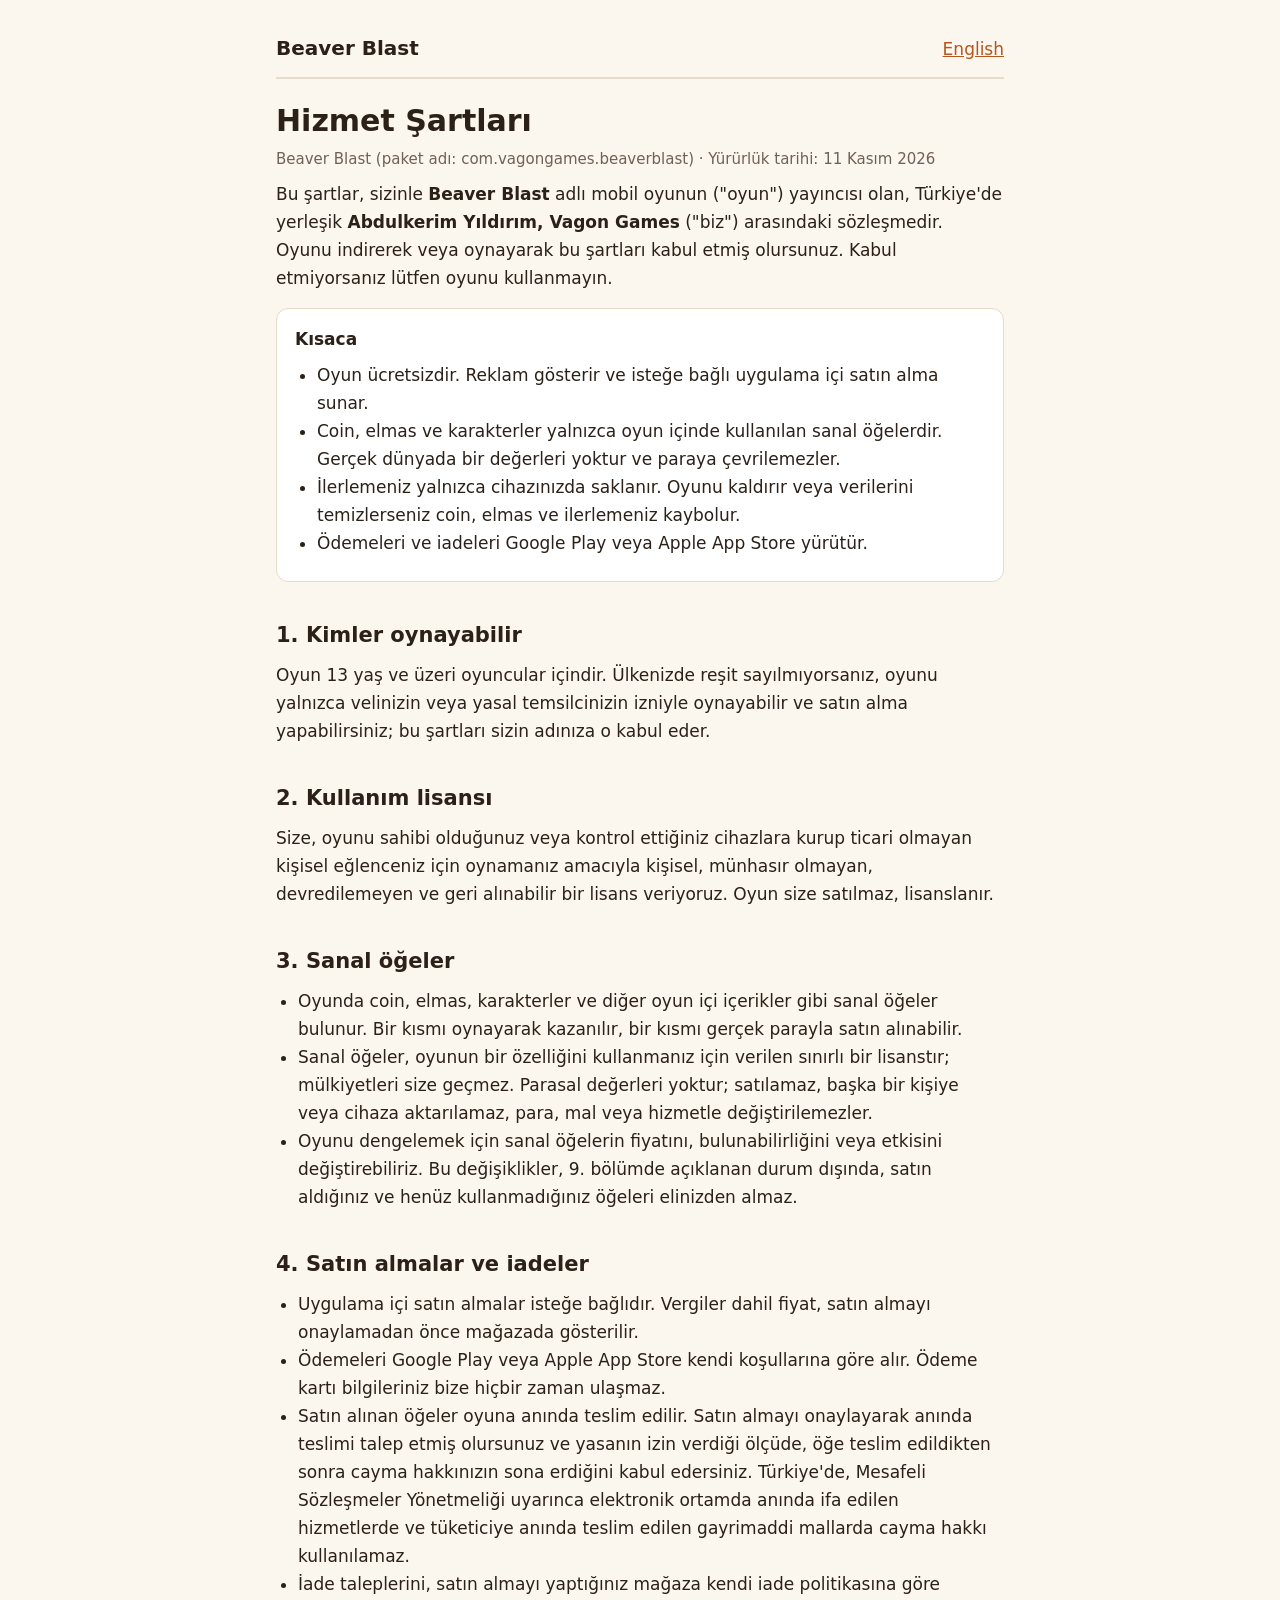
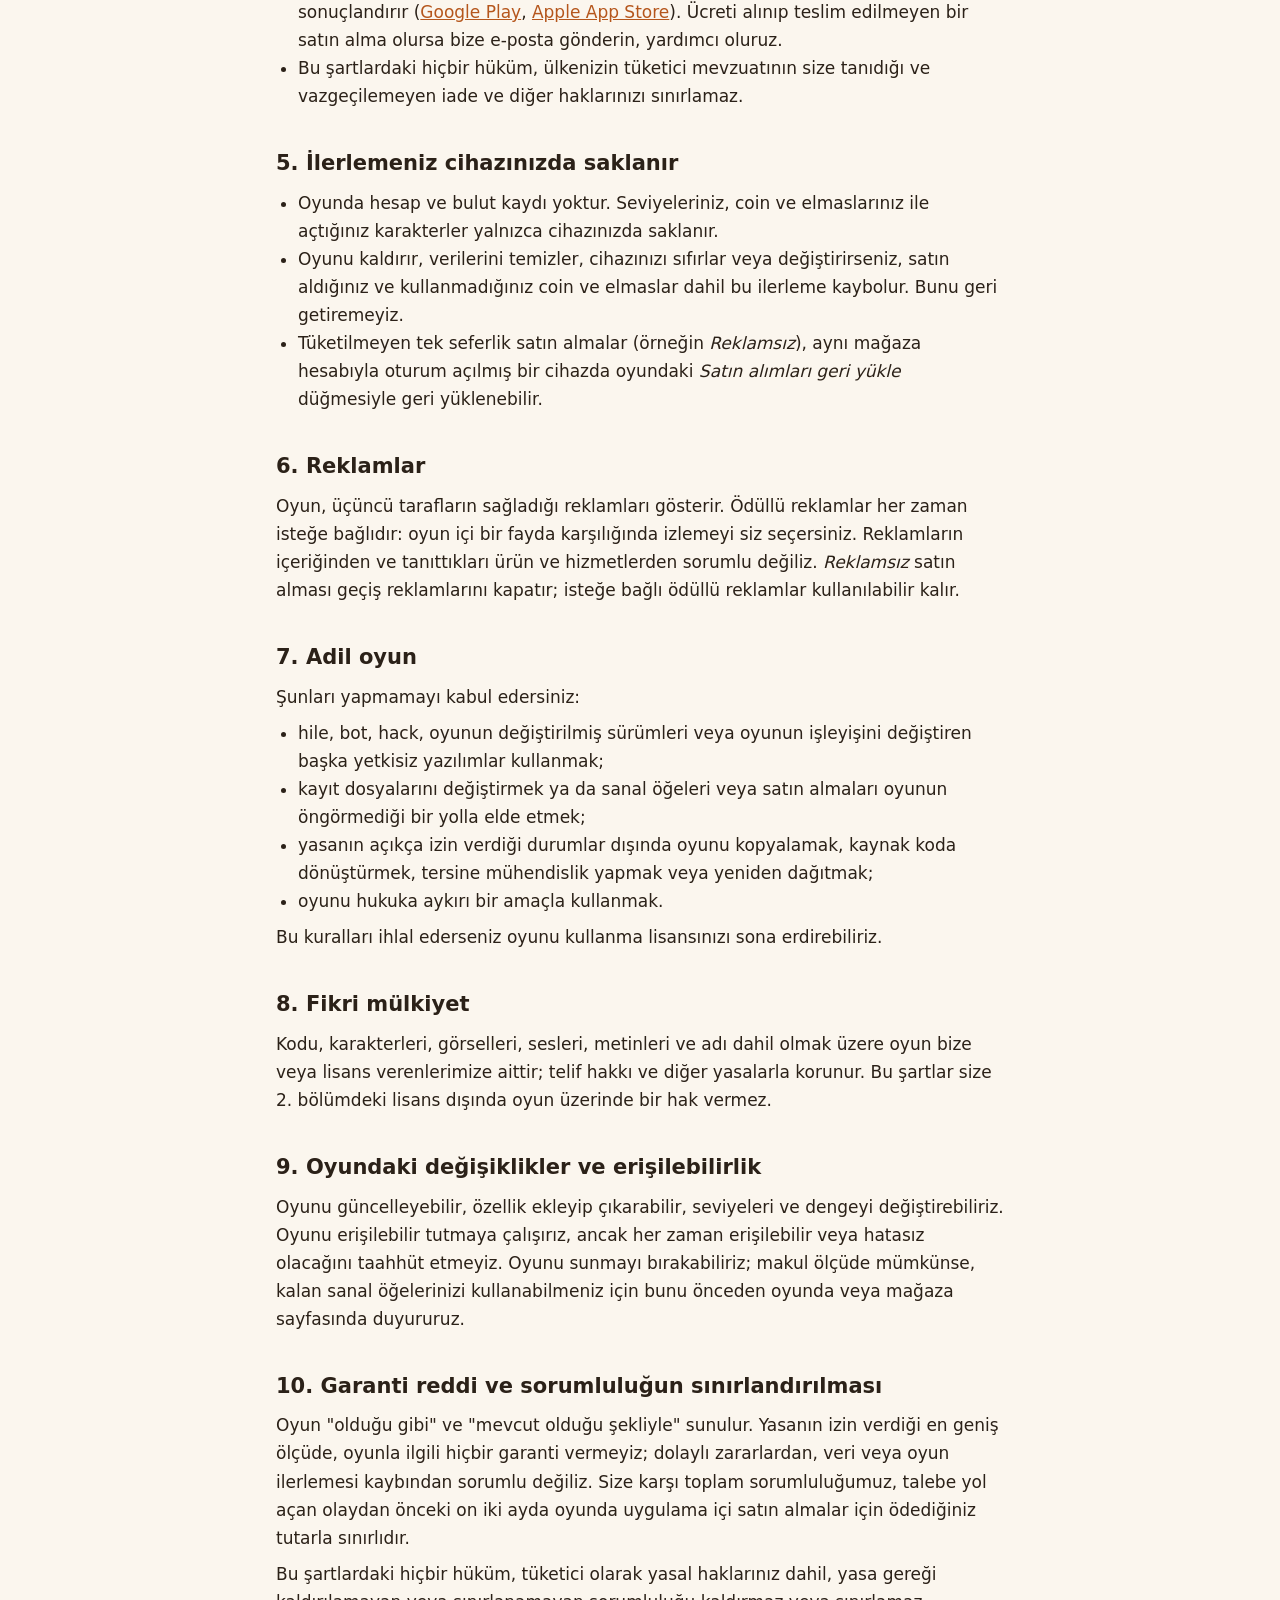
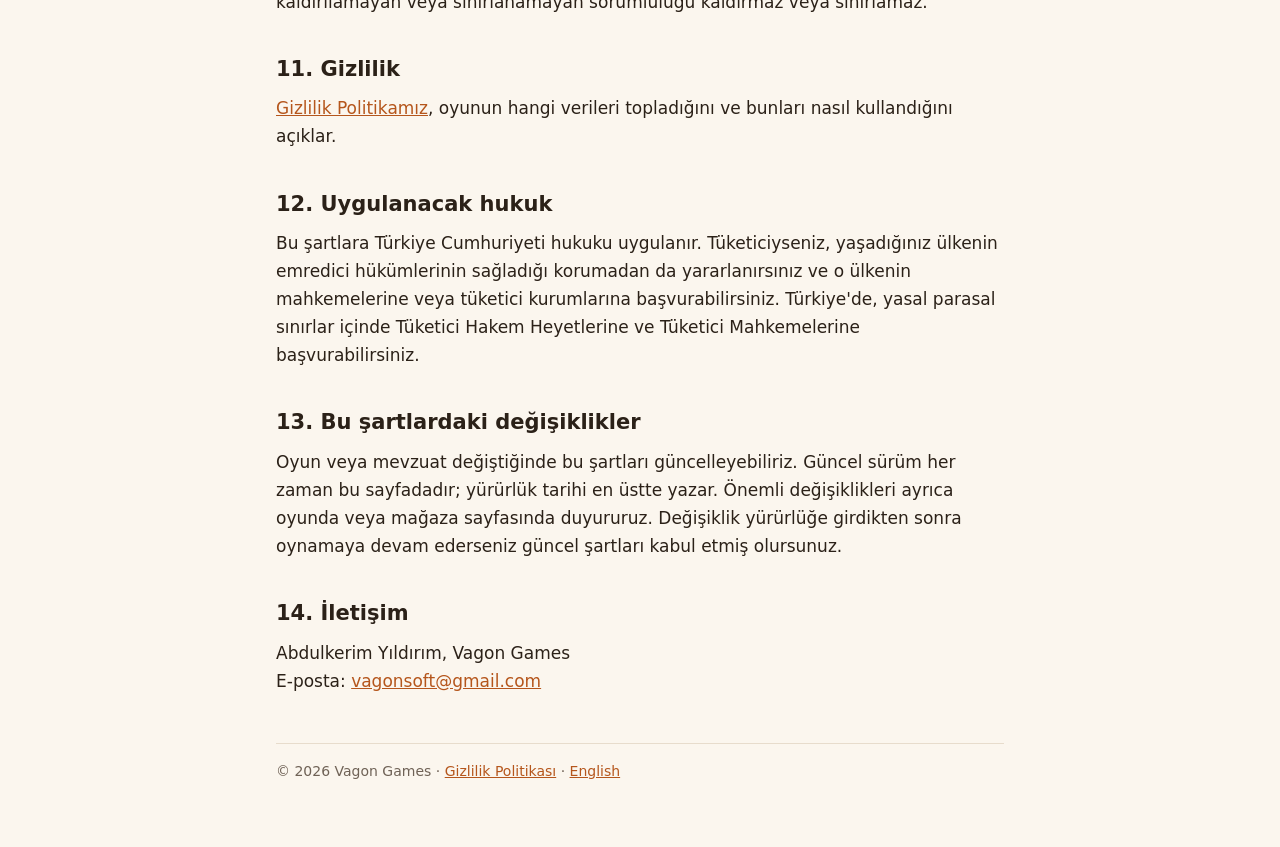
<file: terms/tr/index.html>
<!doctype html>
<html lang="tr">
<head>
<meta charset="utf-8">
<meta name="viewport" content="width=device-width, initial-scale=1">
<title>Hizmet Şartları — Beaver Blast</title>
<meta name="description" content="Vagon Games'in mobil oyunu Beaver Blast için hizmet şartları.">
<link rel="stylesheet" href="../../style.css">
</head>
<body>
<main>
  <header class="top">
    <a class="brand" href="../../">Beaver Blast</a>
    <nav><a href="../">English</a></nav>
  </header>

  <h1>Hizmet Şartları</h1>
  <p class="meta">Beaver Blast (paket adı: com.vagongames.beaverblast) · Yürürlük tarihi: 11 Kasım 2026</p>

  <p>Bu şartlar, sizinle <strong>Beaver Blast</strong> adlı mobil oyunun ("oyun") yayıncısı olan, Türkiye'de yerleşik <strong>Abdulkerim Yıldırım, Vagon Games</strong> ("biz") arasındaki sözleşmedir. Oyunu indirerek veya oynayarak bu şartları kabul etmiş olursunuz. Kabul etmiyorsanız lütfen oyunu kullanmayın.</p>

  <div class="card">
    <strong>Kısaca</strong>
    <ul>
      <li>Oyun ücretsizdir. Reklam gösterir ve isteğe bağlı uygulama içi satın alma sunar.</li>
      <li>Coin, elmas ve karakterler yalnızca oyun içinde kullanılan sanal öğelerdir. Gerçek dünyada bir değerleri yoktur ve paraya çevrilemezler.</li>
      <li>İlerlemeniz yalnızca cihazınızda saklanır. Oyunu kaldırır veya verilerini temizlerseniz coin, elmas ve ilerlemeniz kaybolur.</li>
      <li>Ödemeleri ve iadeleri Google Play veya Apple App Store yürütür.</li>
    </ul>
  </div>

  <h2>1. Kimler oynayabilir</h2>
  <p>Oyun 13 yaş ve üzeri oyuncular içindir. Ülkenizde reşit sayılmıyorsanız, oyunu yalnızca velinizin veya yasal temsilcinizin izniyle oynayabilir ve satın alma yapabilirsiniz; bu şartları sizin adınıza o kabul eder.</p>

  <h2>2. Kullanım lisansı</h2>
  <p>Size, oyunu sahibi olduğunuz veya kontrol ettiğiniz cihazlara kurup ticari olmayan kişisel eğlenceniz için oynamanız amacıyla kişisel, münhasır olmayan, devredilemeyen ve geri alınabilir bir lisans veriyoruz. Oyun size satılmaz, lisanslanır.</p>

  <h2>3. Sanal öğeler</h2>
  <ul>
    <li>Oyunda coin, elmas, karakterler ve diğer oyun içi içerikler gibi sanal öğeler bulunur. Bir kısmı oynayarak kazanılır, bir kısmı gerçek parayla satın alınabilir.</li>
    <li>Sanal öğeler, oyunun bir özelliğini kullanmanız için verilen sınırlı bir lisanstır; mülkiyetleri size geçmez. Parasal değerleri yoktur; satılamaz, başka bir kişiye veya cihaza aktarılamaz, para, mal veya hizmetle değiştirilemezler.</li>
    <li>Oyunu dengelemek için sanal öğelerin fiyatını, bulunabilirliğini veya etkisini değiştirebiliriz. Bu değişiklikler, 9. bölümde açıklanan durum dışında, satın aldığınız ve henüz kullanmadığınız öğeleri elinizden almaz.</li>
  </ul>

  <h2>4. Satın almalar ve iadeler</h2>
  <ul>
    <li>Uygulama içi satın almalar isteğe bağlıdır. Vergiler dahil fiyat, satın almayı onaylamadan önce mağazada gösterilir.</li>
    <li>Ödemeleri Google Play veya Apple App Store kendi koşullarına göre alır. Ödeme kartı bilgileriniz bize hiçbir zaman ulaşmaz.</li>
    <li>Satın alınan öğeler oyuna anında teslim edilir. Satın almayı onaylayarak anında teslimi talep etmiş olursunuz ve yasanın izin verdiği ölçüde, öğe teslim edildikten sonra cayma hakkınızın sona erdiğini kabul edersiniz. Türkiye'de, Mesafeli Sözleşmeler Yönetmeliği uyarınca elektronik ortamda anında ifa edilen hizmetlerde ve tüketiciye anında teslim edilen gayrimaddi mallarda cayma hakkı kullanılamaz.</li>
    <li>İade taleplerini, satın almayı yaptığınız mağaza kendi iade politikasına göre sonuçlandırır (<a href="https://support.google.com/googleplay/answer/2479637?hl=tr">Google Play</a>, <a href="https://support.apple.com/tr-tr/118223">Apple App Store</a>). Ücreti alınıp teslim edilmeyen bir satın alma olursa bize e-posta gönderin, yardımcı oluruz.</li>
    <li>Bu şartlardaki hiçbir hüküm, ülkenizin tüketici mevzuatının size tanıdığı ve vazgeçilemeyen iade ve diğer haklarınızı sınırlamaz.</li>
  </ul>

  <h2>5. İlerlemeniz cihazınızda saklanır</h2>
  <ul>
    <li>Oyunda hesap ve bulut kaydı yoktur. Seviyeleriniz, coin ve elmaslarınız ile açtığınız karakterler yalnızca cihazınızda saklanır.</li>
    <li>Oyunu kaldırır, verilerini temizler, cihazınızı sıfırlar veya değiştirirseniz, satın aldığınız ve kullanmadığınız coin ve elmaslar dahil bu ilerleme kaybolur. Bunu geri getiremeyiz.</li>
    <li>Tüketilmeyen tek seferlik satın almalar (örneğin <em>Reklamsız</em>), aynı mağaza hesabıyla oturum açılmış bir cihazda oyundaki <em>Satın alımları geri yükle</em> düğmesiyle geri yüklenebilir.</li>
  </ul>

  <h2>6. Reklamlar</h2>
  <p>Oyun, üçüncü tarafların sağladığı reklamları gösterir. Ödüllü reklamlar her zaman isteğe bağlıdır: oyun içi bir fayda karşılığında izlemeyi siz seçersiniz. Reklamların içeriğinden ve tanıttıkları ürün ve hizmetlerden sorumlu değiliz. <em>Reklamsız</em> satın alması geçiş reklamlarını kapatır; isteğe bağlı ödüllü reklamlar kullanılabilir kalır.</p>

  <h2>7. Adil oyun</h2>
  <p>Şunları yapmamayı kabul edersiniz:</p>
  <ul>
    <li>hile, bot, hack, oyunun değiştirilmiş sürümleri veya oyunun işleyişini değiştiren başka yetkisiz yazılımlar kullanmak;</li>
    <li>kayıt dosyalarını değiştirmek ya da sanal öğeleri veya satın almaları oyunun öngörmediği bir yolla elde etmek;</li>
    <li>yasanın açıkça izin verdiği durumlar dışında oyunu kopyalamak, kaynak koda dönüştürmek, tersine mühendislik yapmak veya yeniden dağıtmak;</li>
    <li>oyunu hukuka aykırı bir amaçla kullanmak.</li>
  </ul>
  <p>Bu kuralları ihlal ederseniz oyunu kullanma lisansınızı sona erdirebiliriz.</p>

  <h2>8. Fikri mülkiyet</h2>
  <p>Kodu, karakterleri, görselleri, sesleri, metinleri ve adı dahil olmak üzere oyun bize veya lisans verenlerimize aittir; telif hakkı ve diğer yasalarla korunur. Bu şartlar size 2. bölümdeki lisans dışında oyun üzerinde bir hak vermez.</p>

  <h2>9. Oyundaki değişiklikler ve erişilebilirlik</h2>
  <p>Oyunu güncelleyebilir, özellik ekleyip çıkarabilir, seviyeleri ve dengeyi değiştirebiliriz. Oyunu erişilebilir tutmaya çalışırız, ancak her zaman erişilebilir veya hatasız olacağını taahhüt etmeyiz. Oyunu sunmayı bırakabiliriz; makul ölçüde mümkünse, kalan sanal öğelerinizi kullanabilmeniz için bunu önceden oyunda veya mağaza sayfasında duyururuz.</p>

  <h2>10. Garanti reddi ve sorumluluğun sınırlandırılması</h2>
  <p>Oyun "olduğu gibi" ve "mevcut olduğu şekliyle" sunulur. Yasanın izin verdiği en geniş ölçüde, oyunla ilgili hiçbir garanti vermeyiz; dolaylı zararlardan, veri veya oyun ilerlemesi kaybından sorumlu değiliz. Size karşı toplam sorumluluğumuz, talebe yol açan olaydan önceki on iki ayda oyunda uygulama içi satın almalar için ödediğiniz tutarla sınırlıdır.</p>
  <p>Bu şartlardaki hiçbir hüküm, tüketici olarak yasal haklarınız dahil, yasa gereği kaldırılamayan veya sınırlanamayan sorumluluğu kaldırmaz veya sınırlamaz.</p>

  <h2>11. Gizlilik</h2>
  <p><a href="../../privacy/tr/">Gizlilik Politikamız</a>, oyunun hangi verileri topladığını ve bunları nasıl kullandığını açıklar.</p>

  <h2>12. Uygulanacak hukuk</h2>
  <p>Bu şartlara Türkiye Cumhuriyeti hukuku uygulanır. Tüketiciyseniz, yaşadığınız ülkenin emredici hükümlerinin sağladığı korumadan da yararlanırsınız ve o ülkenin mahkemelerine veya tüketici kurumlarına başvurabilirsiniz. Türkiye'de, yasal parasal sınırlar içinde Tüketici Hakem Heyetlerine ve Tüketici Mahkemelerine başvurabilirsiniz.</p>

  <h2>13. Bu şartlardaki değişiklikler</h2>
  <p>Oyun veya mevzuat değiştiğinde bu şartları güncelleyebiliriz. Güncel sürüm her zaman bu sayfadadır; yürürlük tarihi en üstte yazar. Önemli değişiklikleri ayrıca oyunda veya mağaza sayfasında duyururuz. Değişiklik yürürlüğe girdikten sonra oynamaya devam ederseniz güncel şartları kabul etmiş olursunuz.</p>

  <h2>14. İletişim</h2>
  <p>Abdulkerim Yıldırım, Vagon Games<br>
  E-posta: <a href="mailto:vagonsoft@gmail.com">vagonsoft@gmail.com</a></p>

  <footer>© 2026 Vagon Games · <a href="../../privacy/tr/">Gizlilik Politikası</a> · <a href="../">English</a></footer>
</main>
</body>
</html>
</file>
<file: style.css>
:root {
  --bg: #fbf6ee;
  --card: #ffffff;
  --text: #2b2118;
  --muted: #6f6256;
  --accent: #b5561c;
  --line: #e7dccc;
}
@media (prefers-color-scheme: dark) {
  :root {
    --bg: #1b1612;
    --card: #26201a;
    --text: #f1e8dc;
    --muted: #b3a595;
    --accent: #f0a05a;
    --line: #3a3128;
  }
}
* { box-sizing: border-box; }
html { -webkit-text-size-adjust: 100%; }
body {
  margin: 0;
  background: var(--bg);
  color: var(--text);
  font: 17px/1.65 system-ui, -apple-system, "Segoe UI", Roboto, Arial, sans-serif;
}
main {
  max-width: 760px;
  margin: 0 auto;
  padding: 32px 16px 64px;
}
header.top {
  display: flex;
  justify-content: space-between;
  align-items: baseline;
  gap: 16px;
  flex-wrap: wrap;
  border-bottom: 2px solid var(--line);
  padding-bottom: 12px;
  margin-bottom: 24px;
}
header.top .brand { font-weight: 800; font-size: 20px; color: var(--text); text-decoration: none; }
header.top nav a { margin-left: 12px; }
a { color: var(--accent); }
h1 { font-size: 30px; line-height: 1.2; margin: 0 0 4px; }
h2 { font-size: 21px; margin: 36px 0 8px; }
h3 { font-size: 17px; margin: 20px 0 4px; }
p, ul { margin: 8px 0; }
ul { padding-left: 22px; }
.meta { color: var(--muted); font-size: 15px; }
.card {
  background: var(--card);
  border: 1px solid var(--line);
  border-radius: 12px;
  padding: 16px 18px;
  margin: 16px 0;
}
.table-wrap { overflow-x: auto; }
table { border-collapse: collapse; width: 100%; font-size: 15px; }
th, td { text-align: left; vertical-align: top; padding: 8px 10px; border-bottom: 1px solid var(--line); }
th { color: var(--muted); font-weight: 600; }
footer { margin-top: 48px; padding-top: 16px; border-top: 1px solid var(--line); color: var(--muted); font-size: 14px; }
.buttons a {
  display: inline-block;
  margin: 6px 8px 6px 0;
  padding: 10px 16px;
  border-radius: 10px;
  background: var(--accent);
  color: var(--bg);
  font-weight: 700;
  text-decoration: none;
}
</file>
